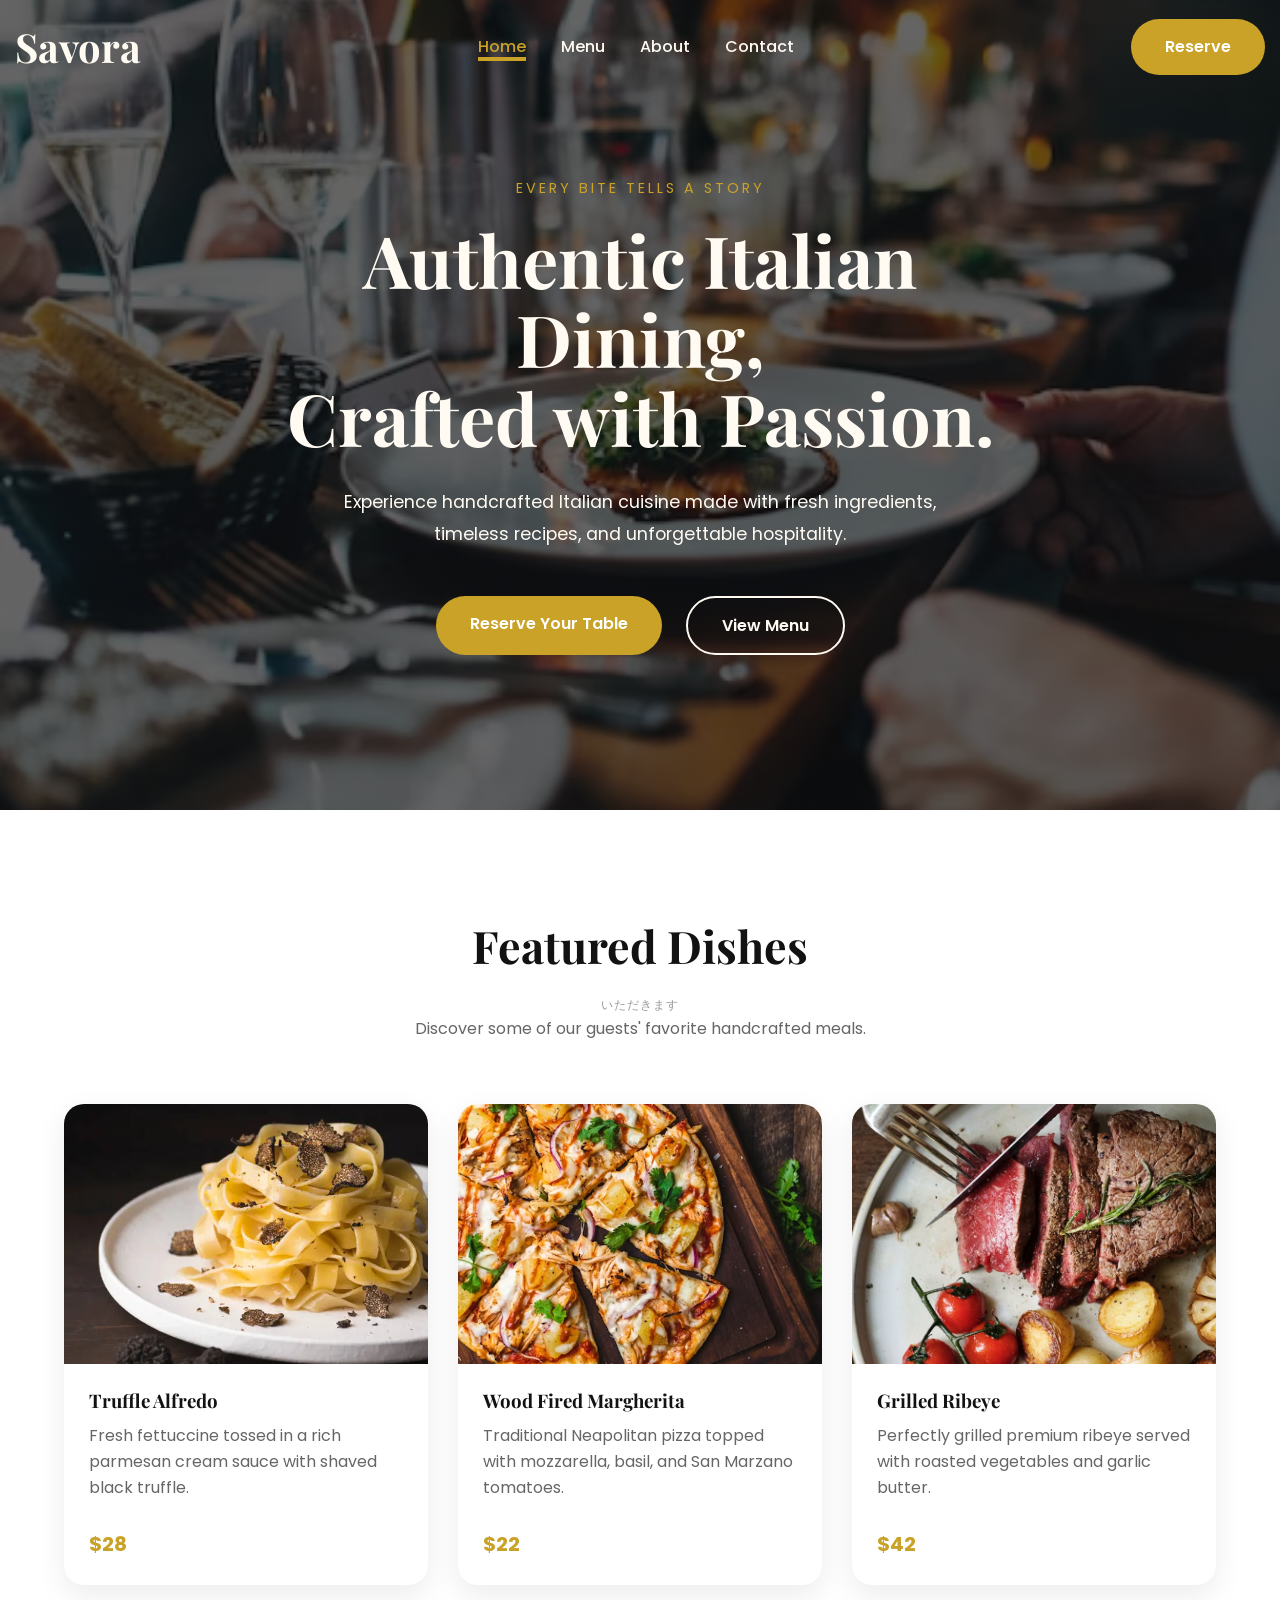
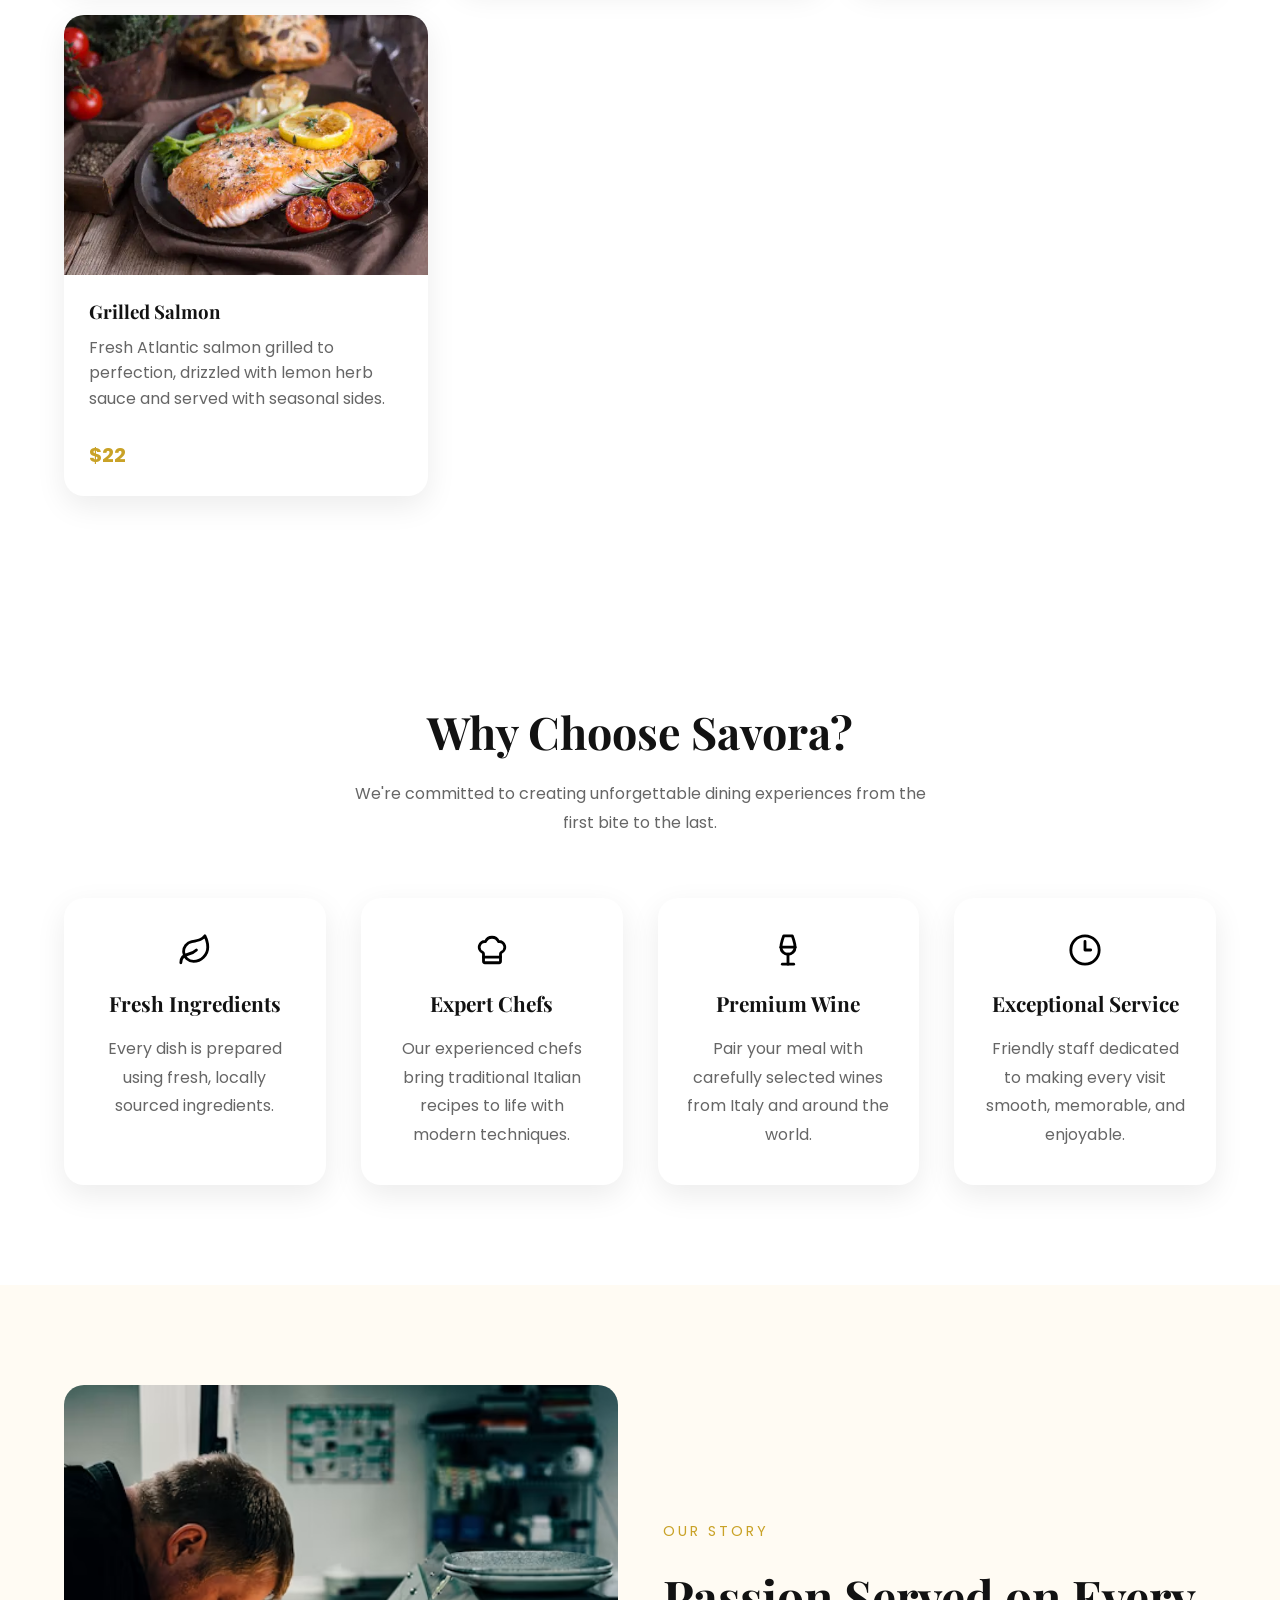
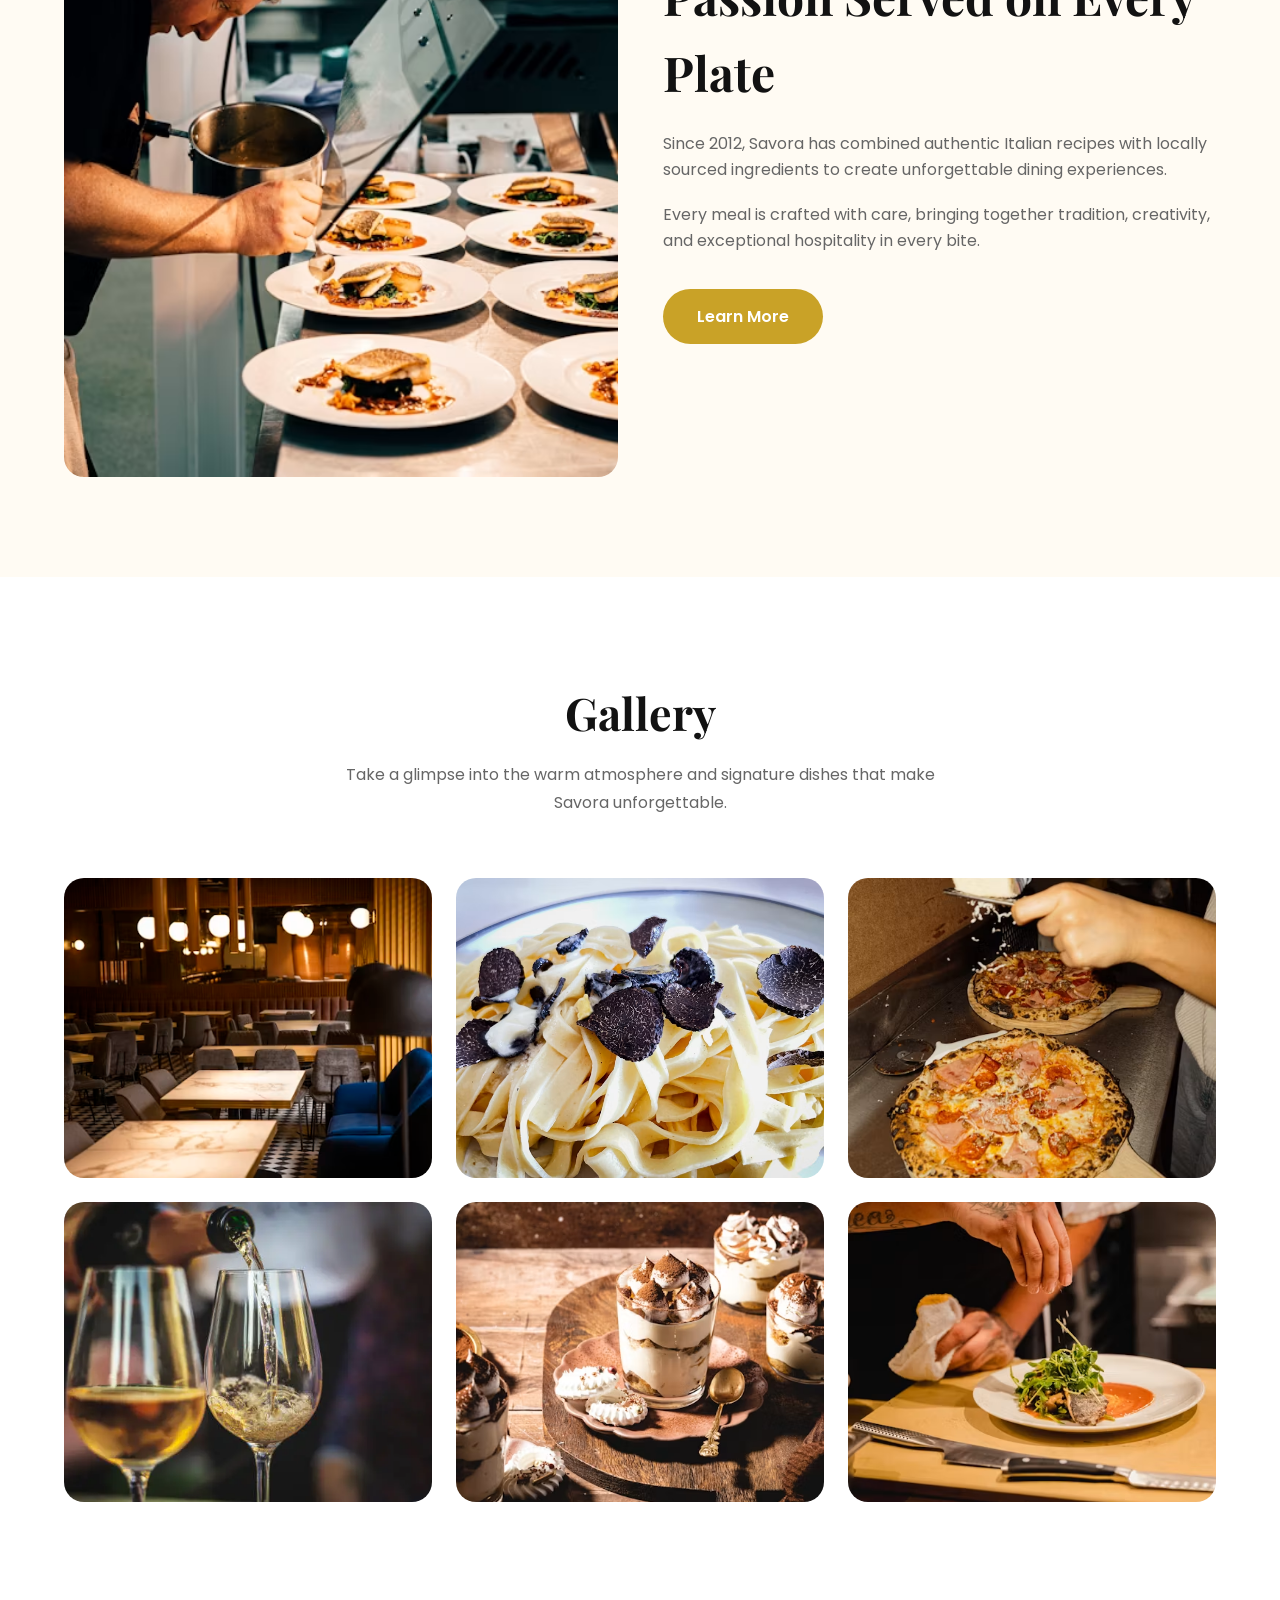
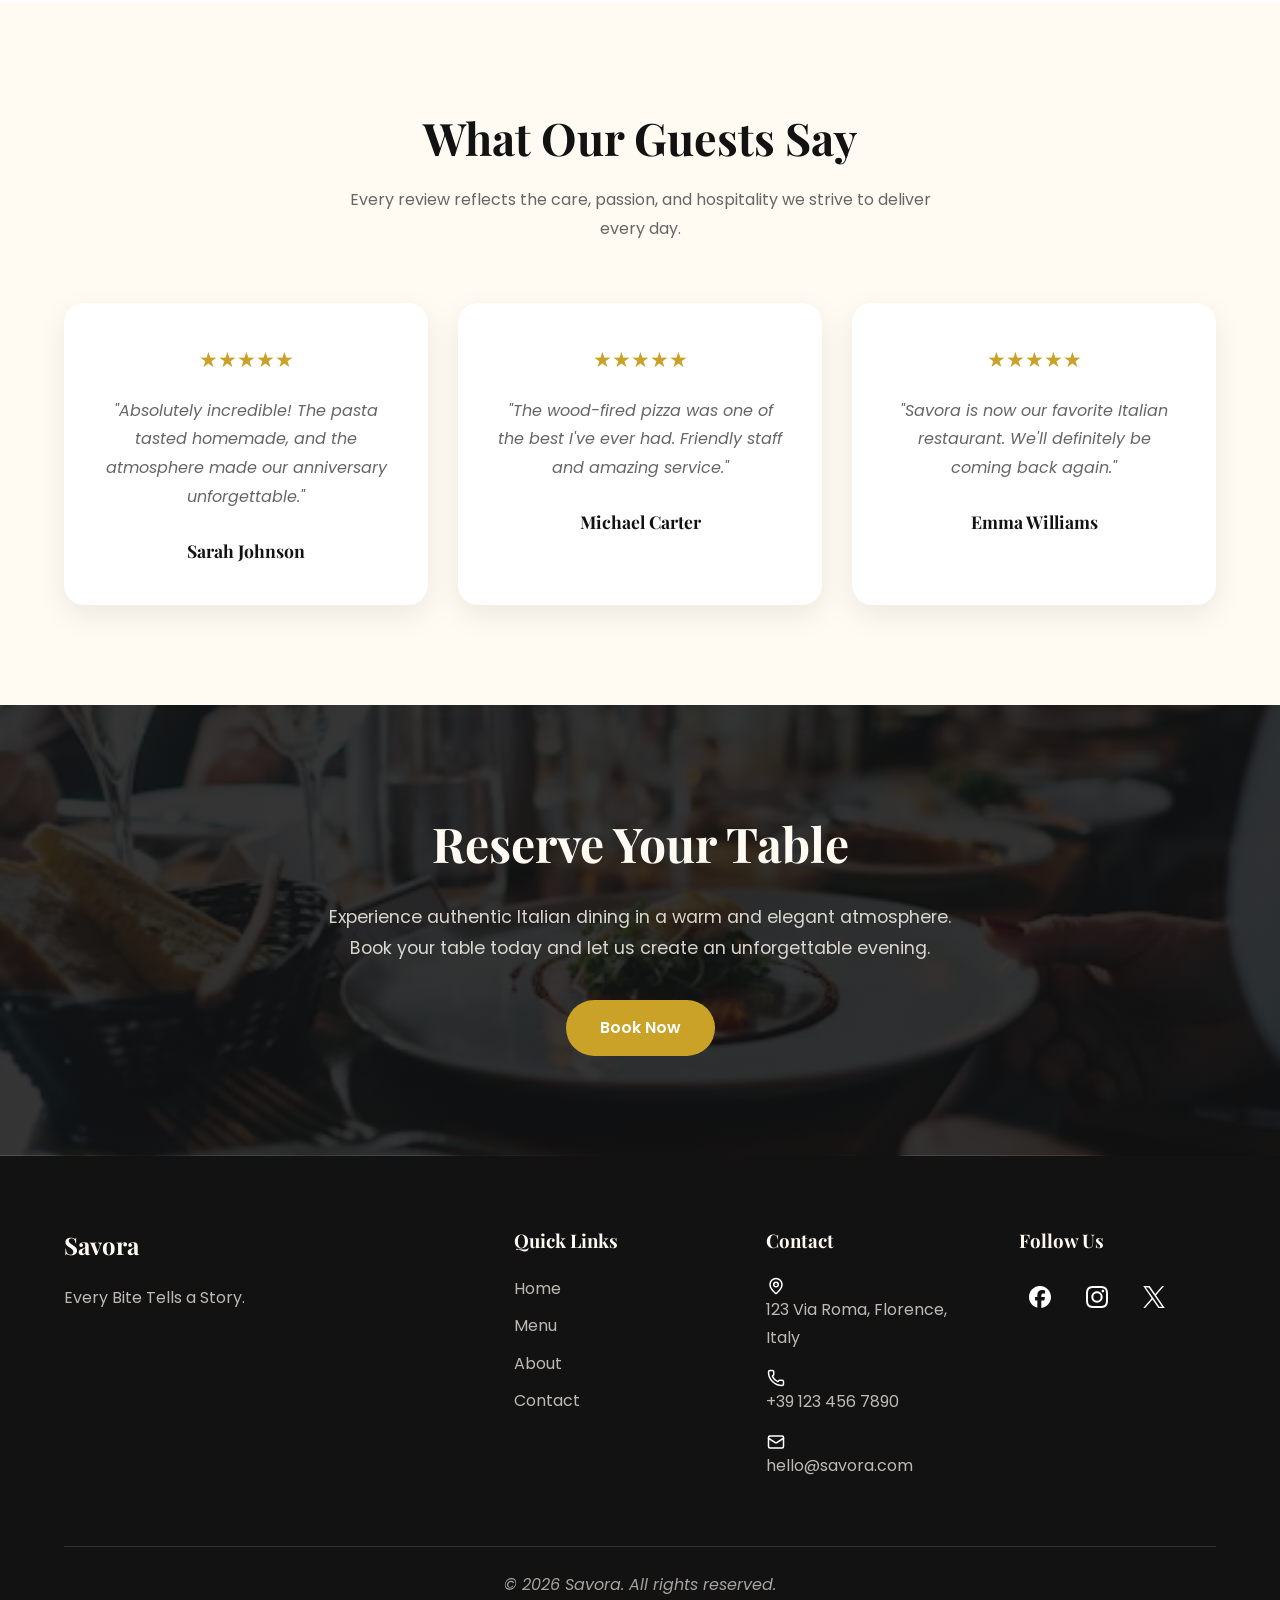
<file: index.html>
<!doctype html>
<html lang="en">
  <head>
    <meta charset="UTF-8" />
    <meta name="viewport" content="width=device-width, initial-scale=1.0" />
    <meta
      property="og:image"
      content="https://yourdomain.com/images/social-preview.png"
    />
    <meta property="og:title" content="Savora | Authentic Italian Dining" />
    <meta
      property="og:description"
      content="Experience handcrafted Italian cuisine at Savora."
    />
    <meta property="og:type" content="website" />
    <meta
      name="description"
      content="Savora is a premium Italian restaurant serving handcrafted pasta, wood-fired pizza, fresh seafood, and authentic Italian cuisine."
    />

    <title>Savora | Premium Italian Restaurant</title>

    <!-- Google Fonts -->
    <link rel="preconnect" href="https://fonts.googleapis.com" />
    <link rel="preconnect" href="https://fonts.gstatic.com" crossorigin />

    <link
      href="https://fonts.googleapis.com/css2?family=Playfair+Display:wght@400;600;700&family=Poppins:wght@300;400;500;600&display=swap"
      rel="stylesheet"
    />

    <!-- CSS -->
    <link rel="stylesheet" href="css/style.css" />
    <link rel="stylesheet" href="css/responsive.css" />

    <link rel="icon" href="favicon.ico" />
  </head>

  <body>
    <header>
      <div class="container">
        <nav>
          <a href="index.html" class="logo">Savora</a>

          <ul class="nav-links">
            <li><a href="index.html" class="active">Home</a></li>
            <li><a href="menu.html">Menu</a></li>
            <li><a href="about.html">About</a></li>
            <li><a href="contact.html">Contact</a></li>
          </ul>

          <a href="contact.html" class="btn">Reserve</a>
          <button class="menu-toggle">
            <img src="images/icons/menu.svg" alt="" />
          </button>
        </nav>
      </div>
    </header>

    <main>
      <!-- Hero Section -->
      <section class="hero home-hero">
        <div class="container">
          <div class="hero-content">
            <span class="home-hero-subtitle"> Every Bite Tells a Story </span>

            <h1>
              Authentic Italian Dining,<br />
              Crafted with Passion.
            </h1>
            <p>
              Experience handcrafted Italian cuisine made with fresh
              ingredients, timeless recipes, and unforgettable hospitality.
            </p>

            <div class="home-hero-buttons">
              <a href="contact.html" class="btn"> Reserve Your Table </a>

              <a href="menu.html" class="btn btn-secondary"> View Menu </a>
            </div>
          </div>
        </div>
      </section>

      <!-- Featured Dishes -->
      <section class="featured reveal">
        <div class="container">
          <div class="section-title">
            <h2>Featured Dishes</h2>
            <p class="japanese-touch">いただきます</p>
            <p>Discover some of our guests' favorite handcrafted meals.</p>
          </div>

          <div class="featured-grid">
            <article class="dish-card">
              <img
                src="images/pasta.jpg"
                alt="Truffle Alfredo Pasta"
                loading="lazy"
              />

              <div class="dish-content">
                <h3>Truffle Alfredo</h3>
                <p>
                  Fresh fettuccine tossed in a rich parmesan cream sauce with
                  shaved black truffle.
                </p>
                <span>$28</span>
              </div>
            </article>

            <article class="dish-card">
              <img
                src="images/pizza.jpg"
                alt="Wood Fired Margherita Pizza"
                loading="lazy"
              />

              <div class="dish-content">
                <h3>Wood Fired Margherita</h3>
                <p>
                  Traditional Neapolitan pizza topped with mozzarella, basil,
                  and San Marzano tomatoes.
                </p>
                <span>$22</span>
              </div>
            </article>

            <article class="dish-card">
              <img
                src="images/steak.jpg"
                alt="Grilled Ribeye Steak"
                loading="lazy"
              />

              <div class="dish-content">
                <h3>Grilled Ribeye</h3>
                <p>
                  Perfectly grilled premium ribeye served with roasted
                  vegetables and garlic butter.
                </p>
                <span>$42</span>
              </div>
            </article>

            <article class="dish-card">
              <img
                src="images/seafood1.jpg"
                alt="Grilled Salmon"
                loading="lazy"
              />

              <div class="dish-content">
                <h3>Grilled Salmon</h3>
                <p>
                  Fresh Atlantic salmon grilled to perfection, drizzled with
                  lemon herb sauce and served with seasonal sides.
                </p>
                <span>$22</span>
              </div>
            </article>
          </div>
        </div>
      </section>

      <!-- Why Choose Us -->
      <section class="why-us reveal">
        <div class="container">
          <div class="section-title">
            <h2>Why Choose Savora?</h2>
            <p>
              We're committed to creating unforgettable dining experiences from
              the first bite to the last.
            </p>
          </div>

          <div class="features-grid">
            <div class="feature-card">
              <div class="feature-icon">
                <img src="images/icons/leaf.svg" alt="" />
              </div>

              <h3>Fresh Ingredients</h3>

              <p>
                Every dish is prepared using fresh, locally sourced ingredients.
              </p>
            </div>

            <div class="feature-card">
              <div class="feature-icon">
                <img src="images/icons/chef-hat.svg" alt="" class="icon" />
              </div>

              <h3>Expert Chefs</h3>

              <p>
                Our experienced chefs bring traditional Italian recipes to life
                with modern techniques.
              </p>
            </div>

            <div class="feature-card">
              <div class="feature-icon">
                <img src="images/icons/wine.svg" alt="" class="icon" />
              </div>

              <h3>Premium Wine</h3>

              <p>
                Pair your meal with carefully selected wines from Italy and
                around the world.
              </p>
            </div>

            <div class="feature-card">
              <div class="feature-icon">
                <img src="images/icons/clock.svg" alt="" class="icon" />
              </div>

              <h3>Exceptional Service</h3>

              <p>
                Friendly staff dedicated to making every visit smooth,
                memorable, and enjoyable.
              </p>
            </div>
          </div>
        </div>
      </section>

      <!-- About Preview -->
      <section class="about-preview reveal">
        <div class="container">
          <div class="about-grid">
            <div class="about-image">
              <img
                src="images/chef.jpg"
                alt="Chef preparing an Italian dish"
                loading="lazy"
              />
            </div>

            <div class="about-content">
              <span class="section-subtitle">Our Story</span>

              <h2>Passion Served on Every Plate</h2>

              <p>
                Since 2012, Savora has combined authentic Italian recipes with
                locally sourced ingredients to create unforgettable dining
                experiences.
              </p>

              <p>
                Every meal is crafted with care, bringing together tradition,
                creativity, and exceptional hospitality in every bite.
              </p>

              <a href="about.html" class="btn"> Learn More </a>
            </div>
          </div>
        </div>
      </section>

      <!-- Gallery -->
      <section class="gallery reveal">
        <div class="container">
          <div class="section-title">
            <h2>Gallery</h2>
            <p>
              Take a glimpse into the warm atmosphere and signature dishes that
              make Savora unforgettable.
            </p>
          </div>

          <div class="gallery-grid">
            <div class="gallery-item">
              <img
                src="images/gallery/gallery1.jpg"
                alt="Restaurant interior"
                loading="lazy"
              />
            </div>

            <div class="gallery-item">
              <img
                src="images/gallery/gallery2.jpg"
                alt="Italian pasta"
                loading="lazy"
              />
            </div>

            <div class="gallery-item">
              <img
                src="images/gallery/gallery3.jpg"
                alt="Wood-fired pizza"
                loading="lazy"
              />
            </div>

            <div class="gallery-item">
              <img
                src="images/gallery/gallery4.jpg"
                alt="Wine served at Savora"
                loading="lazy"
              />
            </div>

            <div class="gallery-item">
              <img
                src="images/gallery/gallery5.jpg"
                alt="Italian dessert"
                loading="lazy"
              />
            </div>

            <div class="gallery-item">
              <img
                src="images/gallery/gallery6.jpg"
                alt="Chef preparing food"
                loading="lazy"
              />
            </div>
          </div>
        </div>
      </section>

      <!-- Testimonials -->
      <section class="testimonials reveal">
        <div class="container">
          <div class="section-title">
            <h2>What Our Guests Say</h2>
            <p>
              Every review reflects the care, passion, and hospitality we strive
              to deliver every day.
            </p>
          </div>

          <div class="testimonial-grid">
            <article class="testimonial-card">
              <div class="stars">★★★★★</div>

              <p class="review">
                "Absolutely incredible! The pasta tasted homemade, and the
                atmosphere made our anniversary unforgettable."
              </p>

              <h3>Sarah Johnson</h3>
            </article>

            <article class="testimonial-card">
              <div class="stars">★★★★★</div>

              <p class="review">
                "The wood-fired pizza was one of the best I've ever had.
                Friendly staff and amazing service."
              </p>

              <h3>Michael Carter</h3>
            </article>

            <article class="testimonial-card">
              <div class="stars">★★★★★</div>

              <p class="review">
                "Savora is now our favorite Italian restaurant. We'll definitely
                be coming back again."
              </p>

              <h3>Emma Williams</h3>
            </article>
          </div>
        </div>
      </section>

      <!-- Reservation CTA -->
      <section class="reservation-cta reveal">
        <div class="container">
          <h2>Reserve Your Table</h2>

          <p>
            Experience authentic Italian dining in a warm and elegant
            atmosphere. Book your table today and let us create an unforgettable
            evening.
          </p>

          <a href="contact.html" class="btn"> Book Now </a>
        </div>
      </section>
    </main>

    <!-- ================= FOOTER ================= -->

    <footer>
      <div class="container">
        <div class="footer-grid">
          <div class="footer-brand">
            <h2>Savora</h2>

            <p>Every Bite Tells a Story.</p>
          </div>

          <div class="footer-links">
            <h3>Quick Links</h3>

            <ul>
              <li><a href="index.html">Home</a></li>
              <li><a href="menu.html">Menu</a></li>
              <li><a href="about.html">About</a></li>
              <li><a href="contact.html">Contact</a></li>
            </ul>
          </div>

          <div class="footer-contact">
            <h3>Contact</h3>

            <div class="footer-item">
              <div class="footer-icon">
                <img src="images/icons/map-pin-white.svg" alt="" />
              </div>

              <p>123 Via Roma, Florence, Italy</p>
            </div>

            <div class="footer-item">
              <div class="footer-icon">
                <img src="images/icons/phone-white.svg" alt="" />
              </div>

              <p>+39 123 456 7890</p>
            </div>

            <div class="footer-item">
              <div class="footer-icon">
                <img src="images/icons/mail-white.svg" alt="" />
              </div>

              <p>hello@savora.com</p>
            </div>
          </div>

          <div class="footer-social">
            <h3>Follow Us</h3>

            <div class="social-links">
              <a
                href="https://www.facebook.com/"
                target="_blank"
                rel="noopener noreferrer"
              >
                <img
                  src="images/icons/facebook.svg"
                  alt="Facebook"
                  class="icon"
                />
              </a>

              <a
                href="https://www.instagram.com/"
                target="_blank"
                rel="noopener noreferrer"
              >
                <img
                  src="images/icons/instagram.svg"
                  alt="Instagram"
                  class="icon"
                />
              </a>

              <a
                href="https://wwwx.x.com/"
                target="_blank"
                rel="noopener noreferrer"
              >
                <img
                  src="images/icons/twitter.svg"
                  alt="Twitter"
                  class="icon"
                />
              </a>
            </div>
          </div>
        </div>

        <div class="footer-bottom">
          <em><p>&copy; 2026 Savora. All rights reserved.</p></em>
        </div>
      </div>
    </footer>

    <button class="scroll-top" id="scrollTopBtn" aria-label="Scroll to top">
      ↑
    </button>
    <script src="js/script.js"></script>
  </body>
</html>
</file>
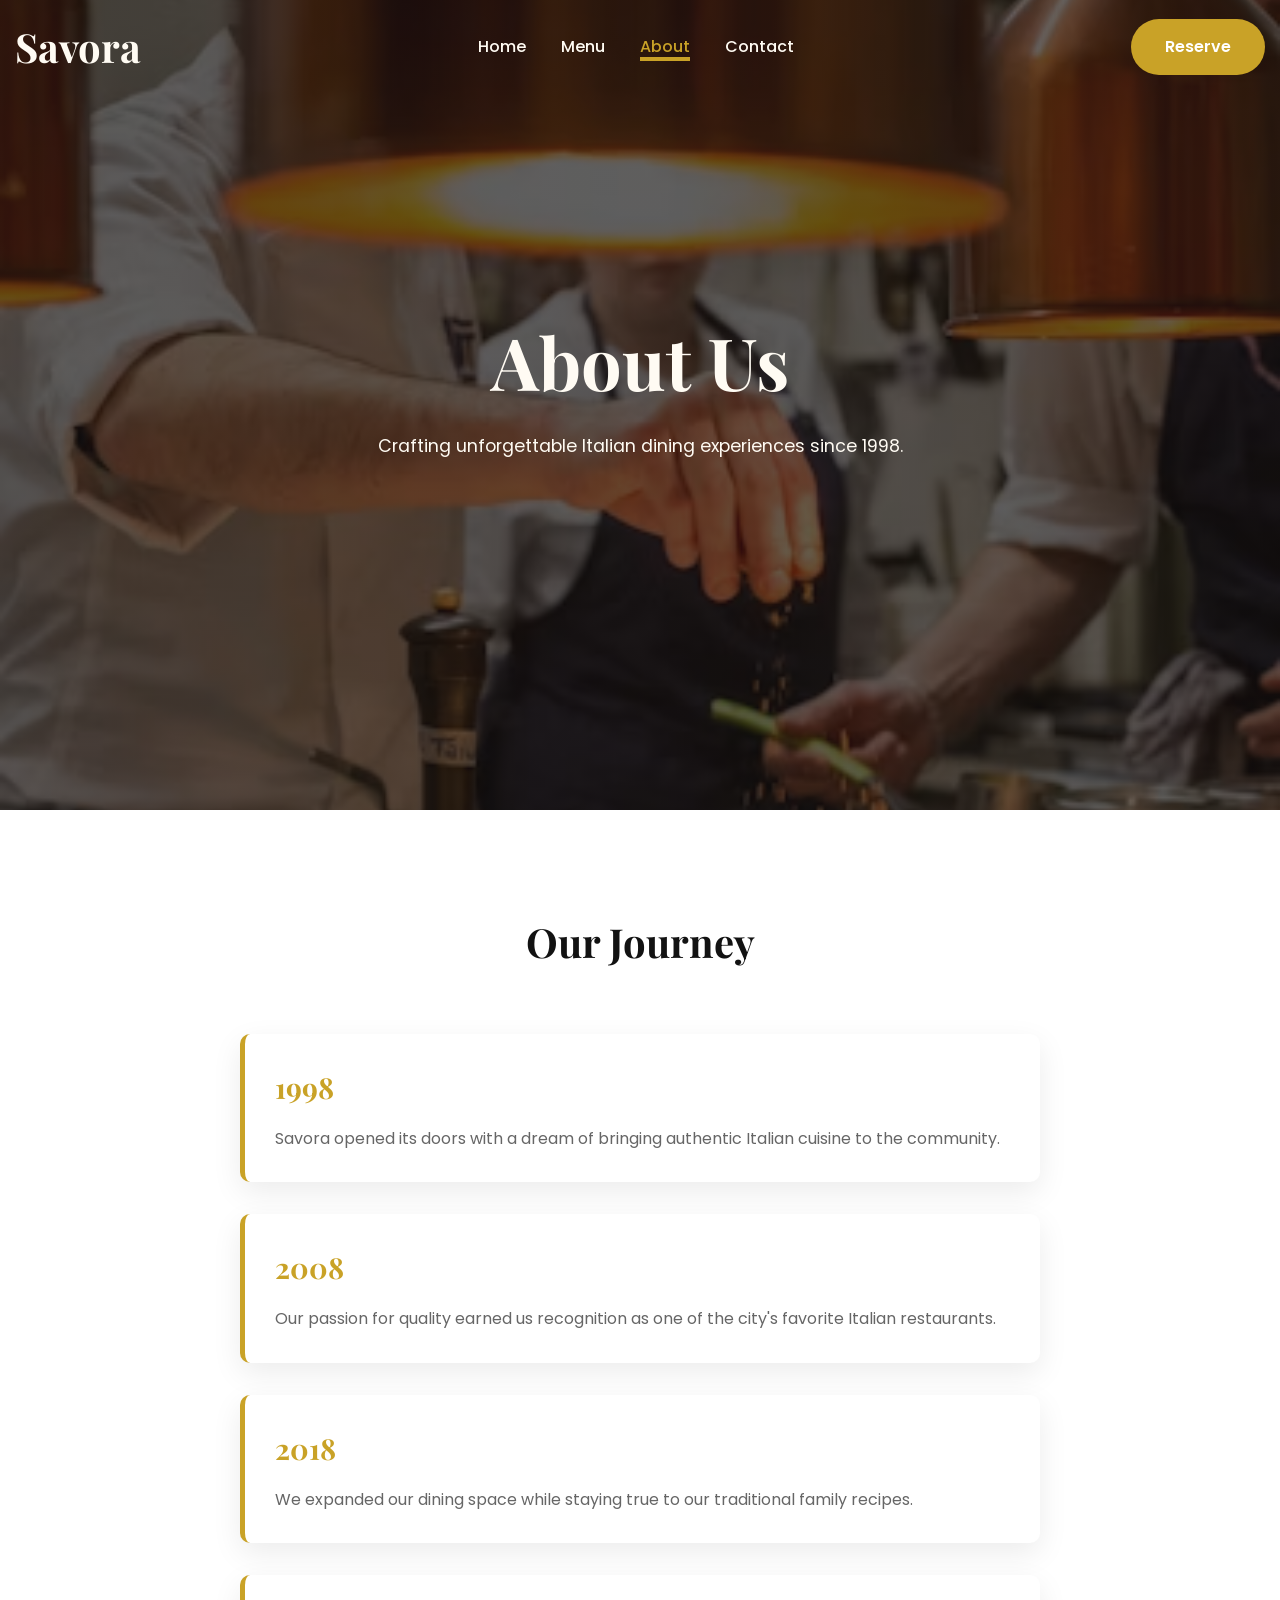
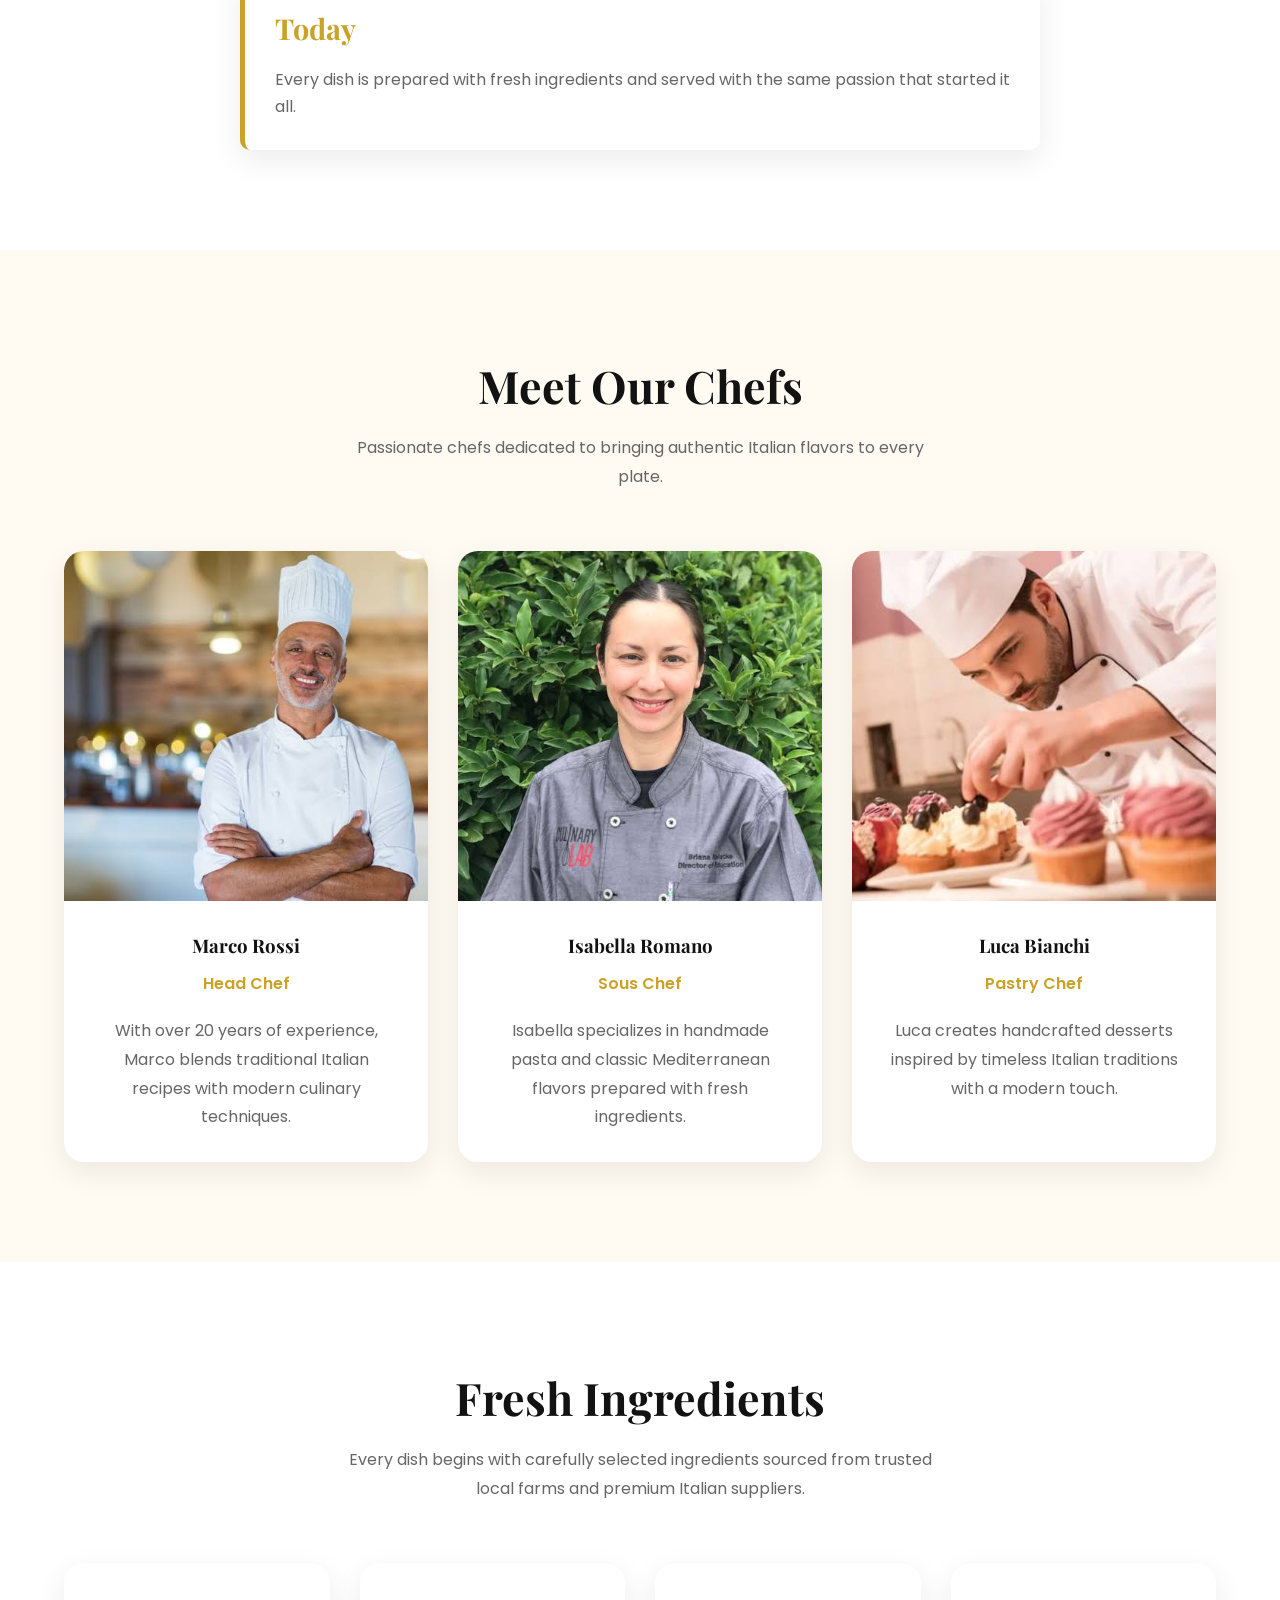
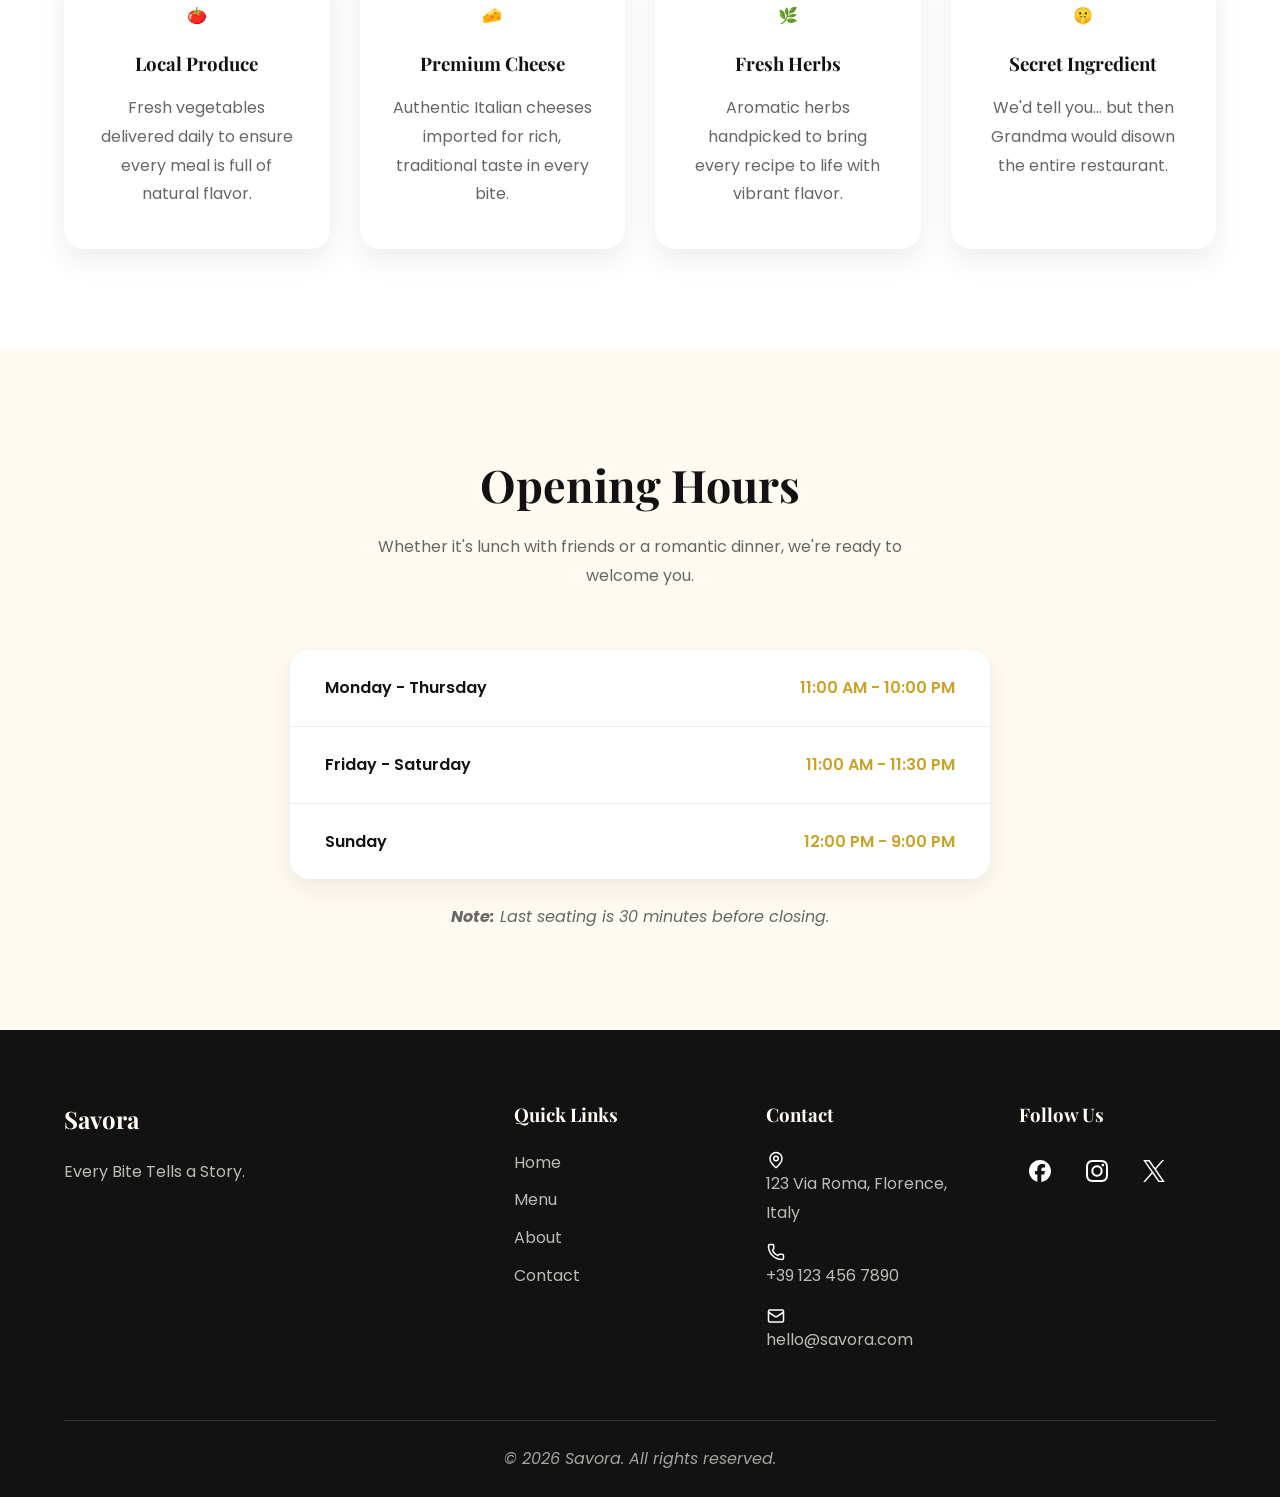
<file: about.html>
<!doctype html>
<html lang="en">
  <head>
    <meta charset="UTF-8" />
    <meta name="viewport" content="width=device-width, initial-scale=1.0" />
    <meta
      property="og:image"
      content="https://yourdomain.com/images/social-preview.png"
    />
    <meta property="og:title" content="Savora | Authentic Italian Dining" />
    <meta
      property="og:description"
      content="Experience handcrafted Italian cuisine at Savora."
    />
    <meta property="og:type" content="website" />
    <meta
      name="description"
      content="Discover Savora's story, passion for Italian cuisine, and the chefs behind every dish."
    />

    <title>About | Savora</title>

    <!-- Google Fonts -->
    <link rel="preconnect" href="https://fonts.googleapis.com" />
    <link rel="preconnect" href="https://fonts.gstatic.com" crossorigin />

    <link
      href="https://fonts.googleapis.com/css2?family=Playfair+Display:wght@400;600;700&family=Poppins:wght@300;400;500;600&display=swap"
      rel="stylesheet"
    />

    <link rel="stylesheet" href="css/style.css" />
    <link rel="stylesheet" href="css/about.css" />
    <link rel="stylesheet" href="css/responsive.css" />

    <link rel="icon" href="favicon.ico" />
  </head>
  <body>
    <!-- Navbar -->

    <header>
      <div class="container">
        <nav>
          <a href="index.html" class="logo">Savora</a>

          <ul class="nav-links">
            <li><a href="index.html">Home</a></li>
            <li><a href="menu.html">Menu</a></li>
            <li><a href="about.html" class="active">About</a></li>
            <li><a href="contact.html">Contact</a></li>
          </ul>

          <a href="contact.html" class="btn">Reserve</a>
          <button class="menu-toggle">
            <img src="images/icons/menu.svg" alt="" />
          </button>
        </nav>
      </div>
    </header>

    <section class="hero about-hero">
      <div class="hero-content">
        <h1>About Us</h1>

        <p>Crafting unforgettable Italian dining experiences since 1998.</p>
      </div>
    </section>

    <main>
      <!-- Story -->
      <section class="timeline-section">
        <div class="container">
          <h2 class="section-title">Our Journey</h2>

          <div class="timeline">
            <div class="timeline-item">
              <h3>1998</h3>
              <p>
                Savora opened its doors with a dream of bringing authentic
                Italian cuisine to the community.
              </p>
            </div>

            <div class="timeline-item">
              <h3>2008</h3>
              <p>
                Our passion for quality earned us recognition as one of the
                city's favorite Italian restaurants.
              </p>
            </div>

            <div class="timeline-item">
              <h3>2018</h3>
              <p>
                We expanded our dining space while staying true to our
                traditional family recipes.
              </p>
            </div>

            <div class="timeline-item">
              <h3>Today</h3>
              <p>
                Every dish is prepared with fresh ingredients and served with
                the same passion that started it all.
              </p>
            </div>
          </div>
        </div>
      </section>

      <!-- Meet Our Chefs -->

      <section class="chef-section">
        <div class="container">
          <div class="section-title">
            <h2>Meet Our Chefs</h2>
            <p>
              Passionate chefs dedicated to bringing authentic Italian flavors
              to every plate.
            </p>
          </div>

          <div class="chef-grid">
            <!-- Chef Card -->
            <article class="chef-card">
              <img
                src="images/Marco_Rossi.jpg"
                alt="Head Chef Marco Rossi"
                loading="lazy"
              />

              <div class="chef-info">
                <h3>Marco Rossi</h3>

                <span>Head Chef</span>

                <p>
                  With over 20 years of experience, Marco blends traditional
                  Italian recipes with modern culinary techniques.
                </p>
              </div>
            </article>

            <!-- Chef Card -->
            <article class="chef-card">
              <img
                src="images/Isabella_Romano.jpg"
                alt="Sous Chef Isabella Romano"
                loading="lazy"
              />

              <div class="chef-info">
                <h3>Isabella Romano</h3>

                <span>Sous Chef</span>

                <p>
                  Isabella specializes in handmade pasta and classic
                  Mediterranean flavors prepared with fresh ingredients.
                </p>
              </div>
            </article>

            <!-- Chef Card -->
            <article class="chef-card">
              <img
                src="images/Luca_Bianchi.jpg"
                alt="Pastry Chef Luca Bianchi"
                loading="lazy"
              />

              <div class="chef-info">
                <h3>Luca Bianchi</h3>

                <span>Pastry Chef</span>

                <p>
                  Luca creates handcrafted desserts inspired by timeless Italian
                  traditions with a modern touch.
                </p>
              </div>
            </article>
          </div>
        </div>
      </section>

      <!-- ==========================
     Fresh Ingredients
========================== -->

      <section class="ingredients-section">
        <div class="container">
          <div class="section-title">
            <h2>Fresh Ingredients</h2>

            <p>
              Every dish begins with carefully selected ingredients sourced from
              trusted local farms and premium Italian suppliers.
            </p>
          </div>

          <div class="ingredients-grid">
            <!-- Ingredient Card -->
            <article class="ingredient-card">
              <div class="ingredient-icon">🍅</div>

              <h3>Local Produce</h3>

              <p>
                Fresh vegetables delivered daily to ensure every meal is full of
                natural flavor.
              </p>
            </article>

            <!-- Ingredient Card -->
            <article class="ingredient-card">
              <div class="ingredient-icon">🧀</div>

              <h3>Premium Cheese</h3>

              <p>
                Authentic Italian cheeses imported for rich, traditional taste
                in every bite.
              </p>
            </article>

            <!-- Ingredient Card -->
            <article class="ingredient-card">
              <div class="ingredient-icon">🌿</div>

              <h3>Fresh Herbs</h3>

              <p>
                Aromatic herbs handpicked to bring every recipe to life with
                vibrant flavor.
              </p>
            </article>

            <!-- Secret Ingredient Card -->

            <article class="ingredient-card">
              <div class="ingredient-icon">🤫</div>

              <h3>Secret Ingredient</h3>

              <p>
                We'd tell you... but then Grandma would disown the entire
                restaurant.
              </p>
            </article>
          </div>
        </div>
      </section>

      <!-- ==========================
     Opening Hours
========================== -->

      <section class="hours-section">
        <div class="container">
          <div class="section-title">
            <h2>Opening Hours</h2>

            <p>
              Whether it's lunch with friends or a romantic dinner, we're ready
              to welcome you.
            </p>
          </div>

          <div class="hours-card">
            <div class="hour-row">
              <span>Monday - Thursday</span>
              <span>11:00 AM - 10:00 PM</span>
            </div>

            <div class="hour-row">
              <span>Friday - Saturday</span>
              <span>11:00 AM - 11:30 PM</span>
            </div>

            <div class="hour-row">
              <span>Sunday</span>
              <span>12:00 PM - 9:00 PM</span>
            </div>
          </div>
          <p class="hours-note">
            <strong>Note:</strong> Last seating is 30 minutes before closing.
          </p>
        </div>
      </section>
    </main>

    <!-- ================= FOOTER ================= -->

    <footer>
      <div class="container">
        <div class="footer-grid">
          <div class="footer-brand">
            <h2>Savora</h2>

            <p>Every Bite Tells a Story.</p>
          </div>

          <div class="footer-links">
            <h3>Quick Links</h3>

            <ul>
              <li><a href="index.html">Home</a></li>
              <li><a href="menu.html">Menu</a></li>
              <li><a href="about.html">About</a></li>
              <li><a href="contact.html">Contact</a></li>
            </ul>
          </div>

          <div class="footer-contact">
            <h3>Contact</h3>

            <div class="footer-item">
              <div class="footer-icon">
                <img src="images/icons/map-pin-white.svg" alt="" />
              </div>

              <p>123 Via Roma, Florence, Italy</p>
            </div>

            <div class="footer-item">
              <div class="footer-icon">
                <img src="images/icons/phone-white.svg" alt="" />
              </div>

              <p>+39 123 456 7890</p>
            </div>

            <div class="footer-item">
              <div class="footer-icon">
                <img src="images/icons/mail-white.svg" alt="" />
              </div>

              <p>hello@savora.com</p>
            </div>
          </div>

          <div class="footer-social">
            <h3>Follow Us</h3>

            <div class="social-links">
              <a
                href="https://www.facebook.com/"
                target="_blank"
                rel="noopener noreferrer"
              >
                <img
                  src="images/icons/facebook.svg"
                  alt="Facebook"
                  class="icon"
                />
              </a>

              <a
                href="https://www.instagram.com/"
                target="_blank"
                rel="noopener noreferrer"
              >
                <img
                  src="images/icons/instagram.svg"
                  alt="Instagram"
                  class="icon"
                />
              </a>

              <a
                href="https://x.com/"
                target="_blank"
                rel="noopener noreferrer"
              >
                <img
                  src="images/icons/twitter.svg"
                  alt="Twitter"
                  class="icon"
                />
              </a>
            </div>
          </div>
        </div>

        <div class="footer-bottom">
          <em><p>&copy; 2026 Savora. All rights reserved.</p></em>
        </div>
      </div>
    </footer>

    <button class="scroll-top" id="scrollTopBtn" aria-label="Scroll to top">
      ↑
    </button>
    <script src="js/script.js"></script>
  </body>
</html>
</file>
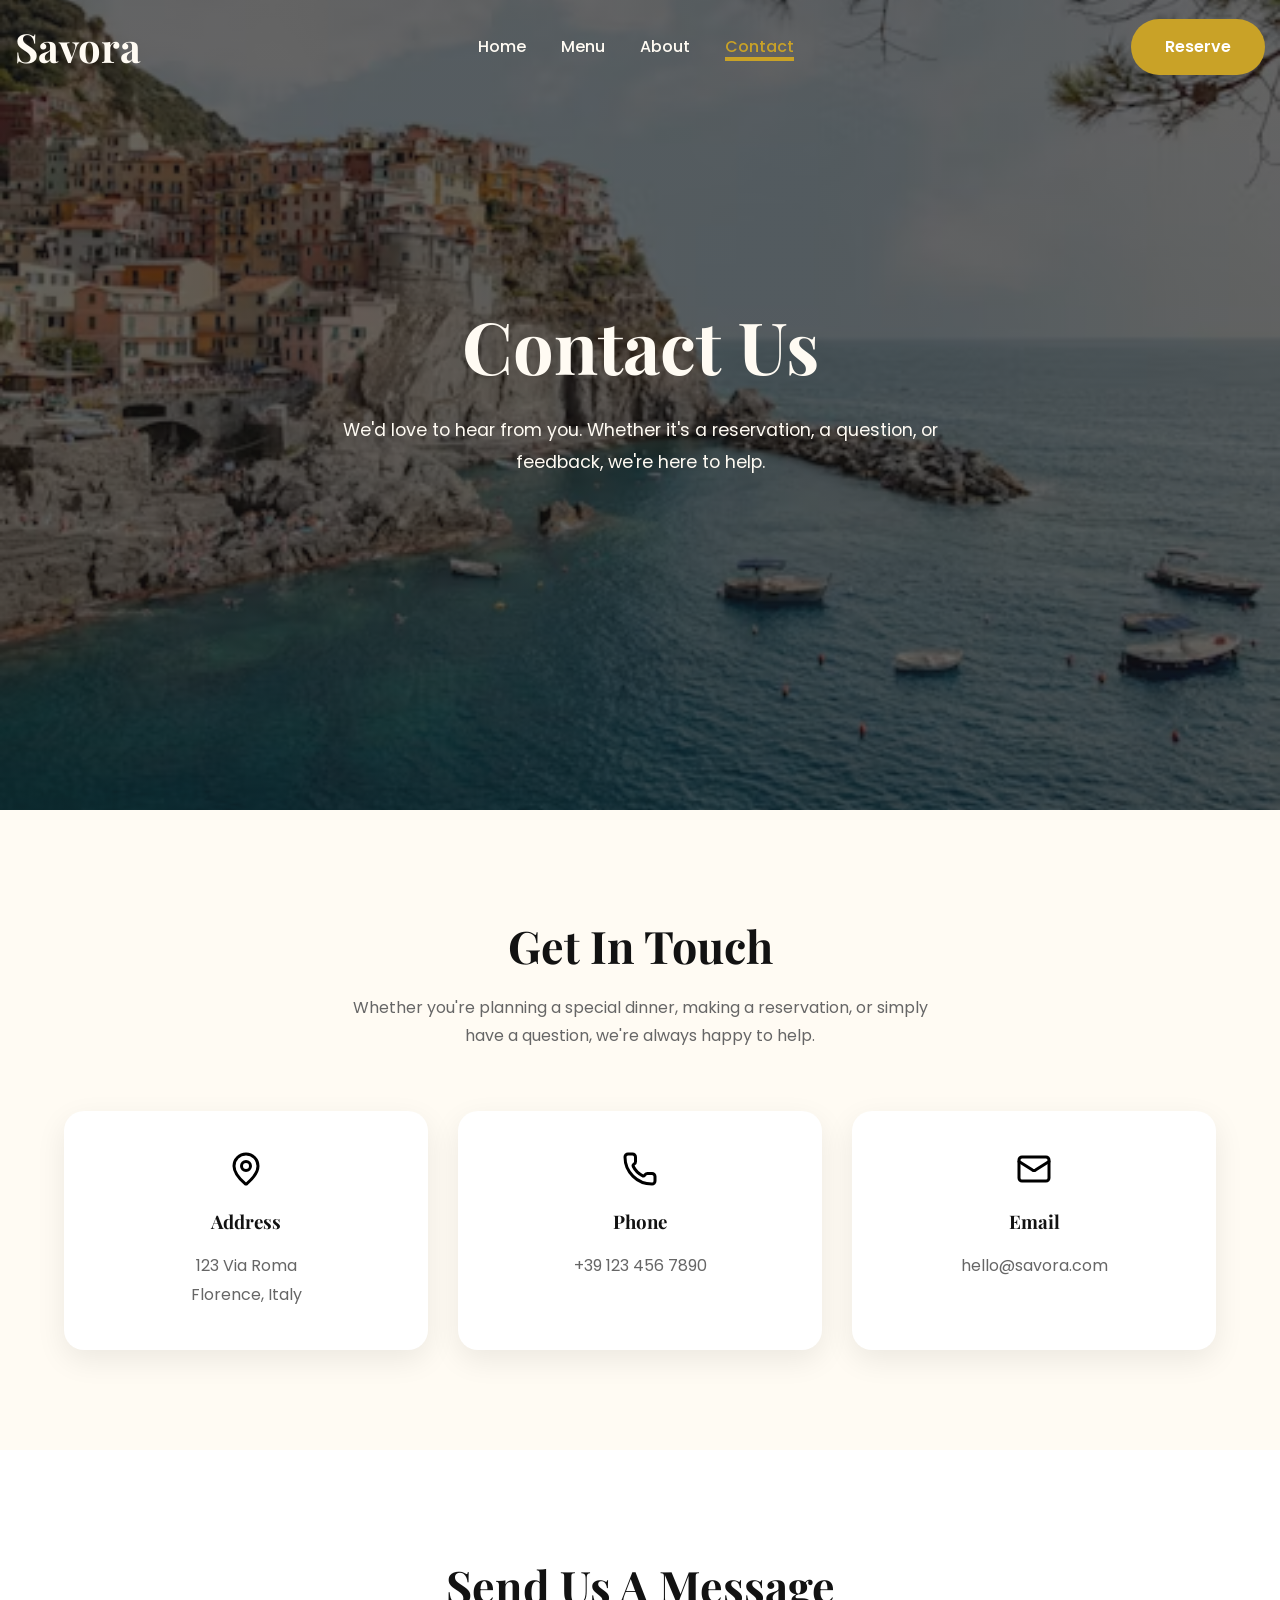
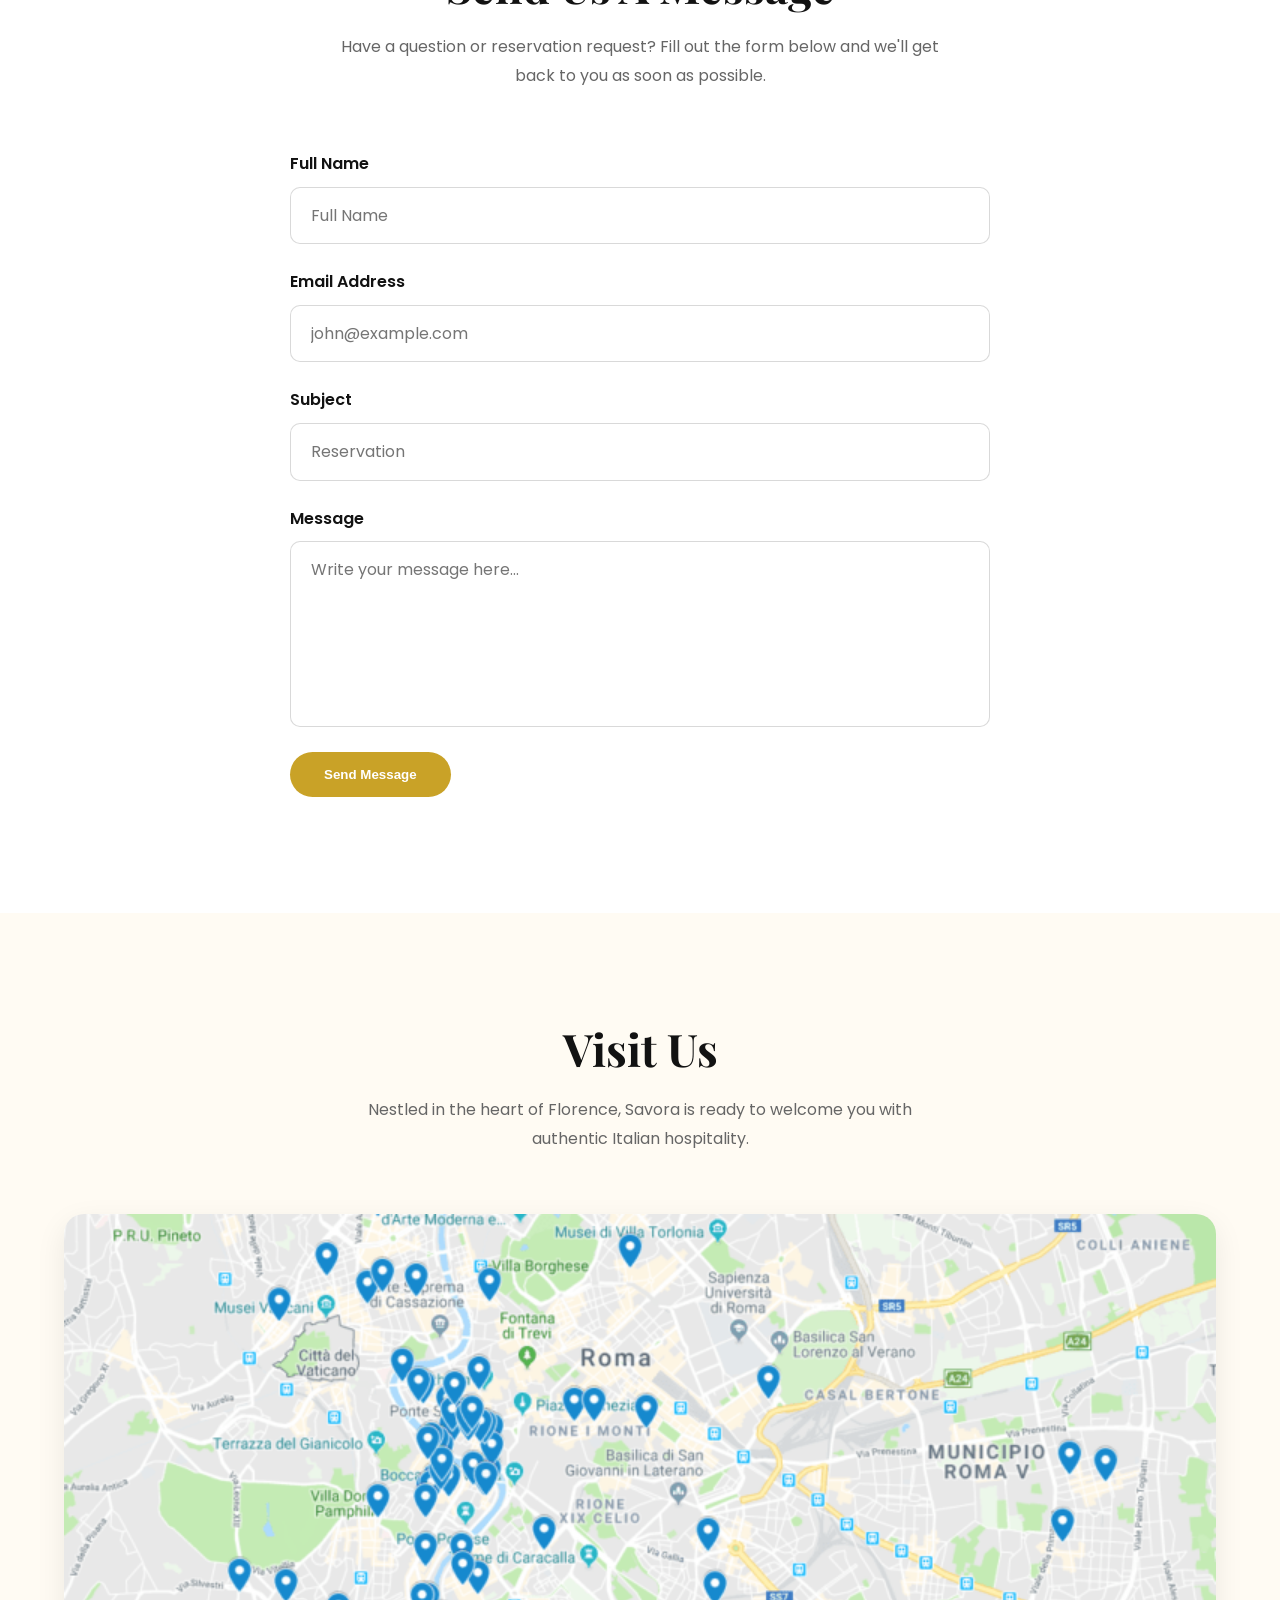
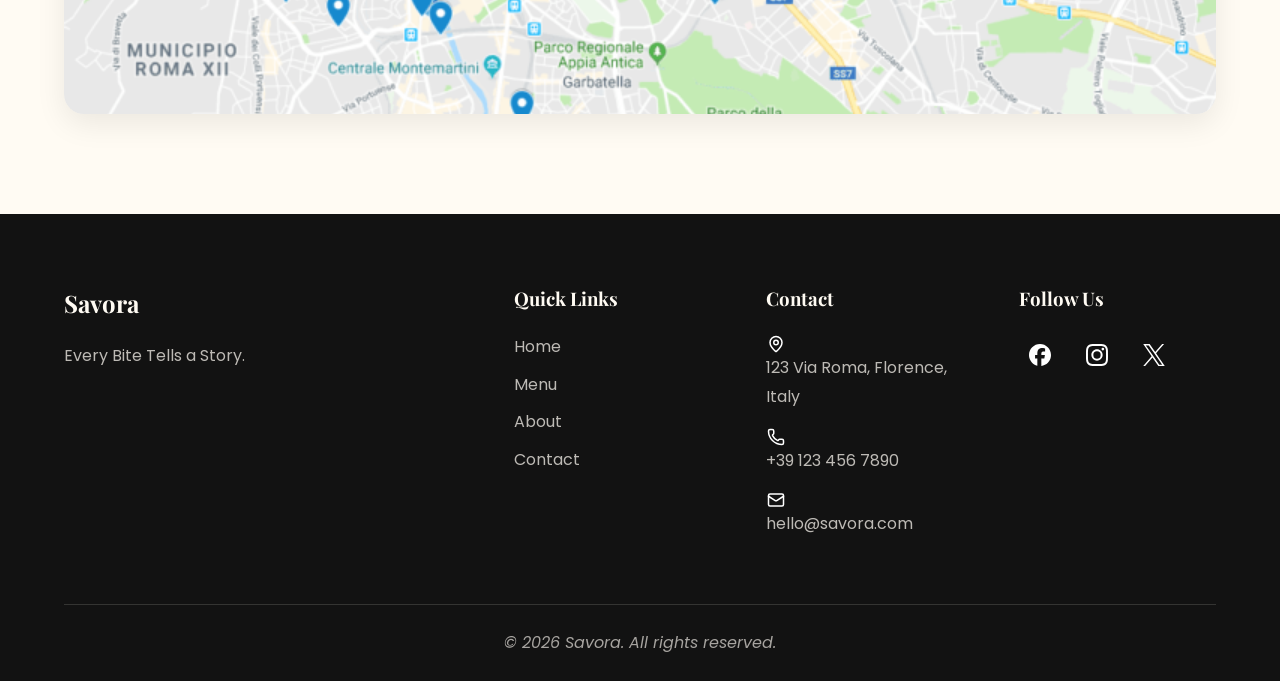
<file: contact.html>
<!doctype html>
<html lang="en">
  <head>
    <meta charset="UTF-8" />
    <meta name="viewport" content="width=device-width, initial-scale=1.0" />
    <meta
      property="og:image"
      content="https://yourdomain.com/images/social-preview.png"
    />
    <meta property="og:title" content="Savora | Authentic Italian Dining" />
    <meta
      property="og:description"
      content="Experience handcrafted Italian cuisine at Savora."
    />
    <meta property="og:type" content="website" />
    <meta
      name="description"
      content="Contact Savora Restaurant, make a reservation, find our location, or get in touch with our team."
    />

    <title>Contact | Savora</title>

    <!-- Google Fonts -->
    <link rel="preconnect" href="https://fonts.googleapis.com" />
    <link rel="preconnect" href="https://fonts.gstatic.com" crossorigin />

    <link
      href="https://fonts.googleapis.com/css2?family=Playfair+Display:wght@700&family=Poppins:wght@300;400;500;600&display=swap"
      rel="stylesheet"
    />

    <!-- CSS -->
    <link rel="stylesheet" href="css/style.css" />
    <link rel="stylesheet" href="css/contact.css" />
    <link rel="stylesheet" href="css/responsive.css" />

    <link rel="icon" href="favicon.ico" />
  </head>

  <body>
    <!-- ==========================
         Navbar
    ========================== -->

    <header>
      <div class="container">
        <nav>
          <a href="index.html" class="logo">Savora</a>

          <ul class="nav-links">
            <li><a href="index.html">Home</a></li>
            <li><a href="menu.html">Menu</a></li>
            <li><a href="about.html">About</a></li>
            <li><a href="contact.html" class="active">Contact</a></li>
          </ul>

          <a href="#contactForm" class="btn">Reserve</a>

          <button class="menu-toggle">
            <img src="images/icons/menu.svg" alt="Open navigation menu" />
          </button>
        </nav>
      </div>
    </header>

    <!-- ==========================
         Hero
    ========================== -->

    <section class="hero contact-hero">
      <div class="hero-content">
        <h1>Contact Us</h1>

        <p>
          We'd love to hear from you. Whether it's a reservation, a question, or
          feedback, we're here to help.
        </p>
      </div>
    </section>

    <main>
      <!-- ==========================
     Contact Information
========================== -->

      <section class="contact-info">
        <div class="container">
          <div class="section-title">
            <h2>Get In Touch</h2>

            <p>
              Whether you're planning a special dinner, making a reservation, or
              simply have a question, we're always happy to help.
            </p>
          </div>

          <div class="contact-grid">
            <!-- Address -->

            <article class="contact-card">
              <div class="contact-icon">
                <img src="images/icons/map-pin.svg" alt="" class="icon" />
              </div>

              <h3>Address</h3>

              <p>
                123 Via Roma<br />
                Florence, Italy
              </p>
            </article>

            <!-- Phone -->

            <article class="contact-card">
              <div class="contact-icon">
                <img src="images/icons/phone.svg" alt="" class="icon" />
              </div>

              <h3>Phone</h3>

              <p>+39 123 456 7890</p>
            </article>

            <!-- Email -->

            <article class="contact-card">
              <div class="contact-icon">
                <img src="images/icons/mail.svg" alt="" class="icon" />
              </div>

              <h3>Email</h3>

              <p>hello@savora.com</p>
            </article>
          </div>
        </div>
      </section>

      <!-- ==========================
     Contact Form
========================== -->

      <section class="contact-form-section">
        <div class="container">
          <div class="section-title">
            <h2>Send Us A Message</h2>

            <p>
              Have a question or reservation request? Fill out the form below
              and we'll get back to you as soon as possible.
            </p>
          </div>

          <form
            class="contact-form"
            id="contactForm"
            action="https://formspree.io/f/xbgrgbzb"
            method="POST"
          >
            <div class="form-group">
              <label for="name">Full Name</label>

              <input
                type="text"
                id="name"
                name="name"
                placeholder="Full Name"
                autocomplete="name"
                required
              />
            </div>

            <div class="form-group">
              <label for="email">Email Address</label>

              <input
                type="email"
                id="email"
                name="email"
                placeholder="john@example.com"
                autocomplete="email"
                required
              />
            </div>

            <div class="form-group">
              <label for="subject">Subject</label>

              <input
                type="text"
                id="subject"
                name="subject"
                placeholder="Reservation"
              />
            </div>

            <div class="form-group">
              <label for="message">Message</label>

              <textarea
                id="message"
                name="message"
                rows="6"
                placeholder="Write your message here..."
                required
              ></textarea>
            </div>

            <button type="submit" class="btn">Send Message</button>

            <p class="form-message" id="formMessage"></p>
          </form>
        </div>
      </section>

      <!-- ==========================
     Location
========================== -->

      <section class="location-section">
        <div class="container">
          <div class="section-title">
            <h2>Visit Us</h2>

            <p>
              Nestled in the heart of Florence, Savora is ready to welcome you
              with authentic Italian hospitality.
            </p>
          </div>

          <div class="location-card">
            <img
              src="images/location.jpg"
              alt="Map showing the location of Savora Restaurant"
              loading="lazy"
            />
          </div>
        </div>
      </section>
    </main>

    <!-- ================= FOOTER ================= -->

    <footer>
      <div class="container">
        <div class="footer-grid">
          <div class="footer-brand">
            <h2>Savora</h2>

            <p>Every Bite Tells a Story.</p>
          </div>

          <div class="footer-links">
            <h3>Quick Links</h3>

            <ul>
              <li><a href="index.html">Home</a></li>
              <li><a href="menu.html">Menu</a></li>
              <li><a href="about.html">About</a></li>
              <li><a href="contact.html">Contact</a></li>
            </ul>
          </div>

          <div class="footer-contact">
            <h3>Contact</h3>

            <div class="footer-item">
              <div class="footer-icon">
                <img src="images/icons/map-pin-white.svg" alt="" />
              </div>

              <p>123 Via Roma, Florence, Italy</p>
            </div>

            <div class="footer-item">
              <div class="footer-icon">
                <img src="images/icons/phone-white.svg" alt="" />
              </div>

              <p>+39 123 456 7890</p>
            </div>

            <div class="footer-item">
              <div class="footer-icon">
                <img src="images/icons/mail-white.svg" alt="" />
              </div>

              <p>hello@savora.com</p>
            </div>
          </div>

          <div class="footer-social">
            <h3>Follow Us</h3>

            <div class="social-links">
              <a
                href="https://www.facebook.com/"
                target="_blank"
                rel="noopener noreferrer"
              >
                <img
                  src="images/icons/facebook.svg"
                  alt="Facebook"
                  class="icon"
                />
              </a>

              <a
                href="https://www.instagram.com/"
                target="_blank"
                rel="noopener noreferrer"
              >
                <img
                  src="images/icons/instagram.svg"
                  alt="Instagram"
                  class="icon"
                />
              </a>

              <a
                href="https://x.com/"
                target="_blank"
                rel="noopener noreferrer"
              >
                <img
                  src="images/icons/twitter.svg"
                  alt="Twitter"
                  class="icon"
                />
              </a>
            </div>
          </div>
        </div>

        <div class="footer-bottom">
          <em><p>&copy; 2026 Savora. All rights reserved.</p></em>
        </div>
      </div>
    </footer>

    <button class="scroll-top" id="scrollTopBtn" aria-label="Scroll to top">
      ↑
    </button>
    <script src="js/script.js"></script>
  </body>
</html>
</file>
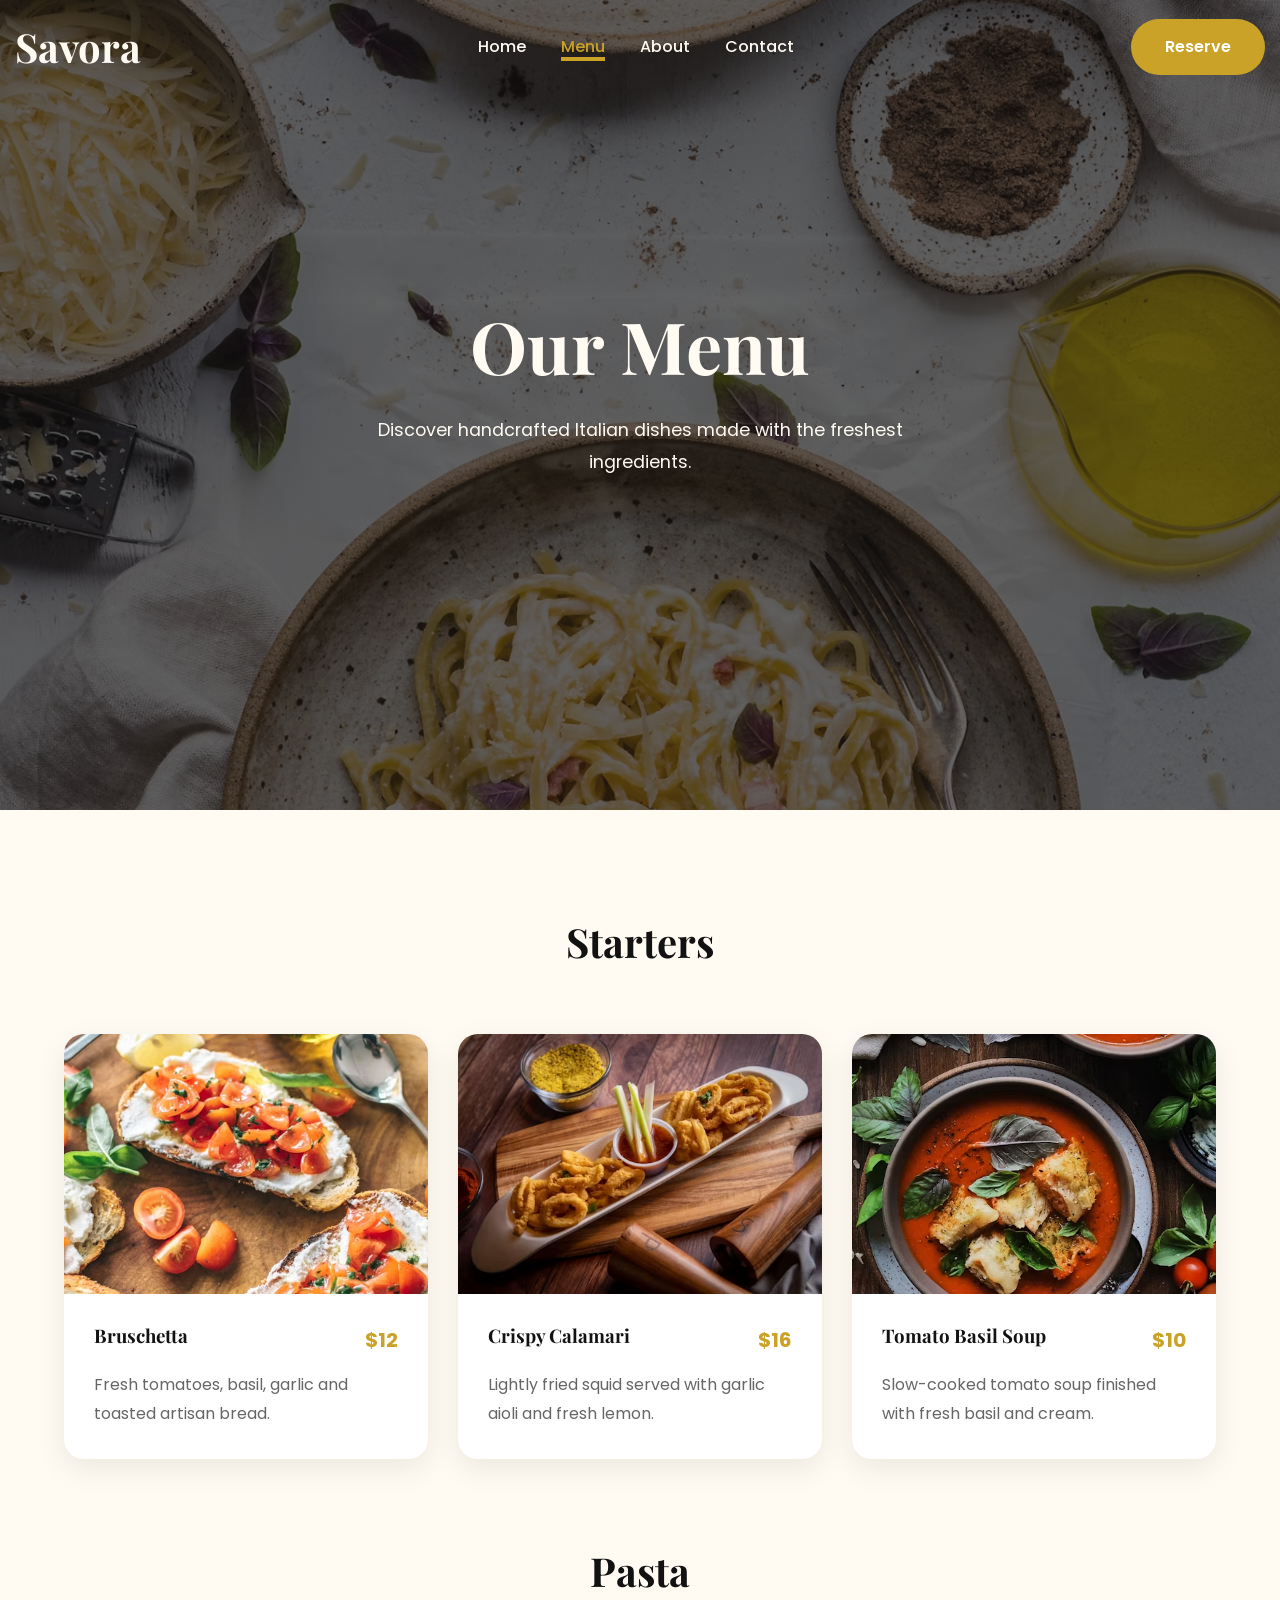
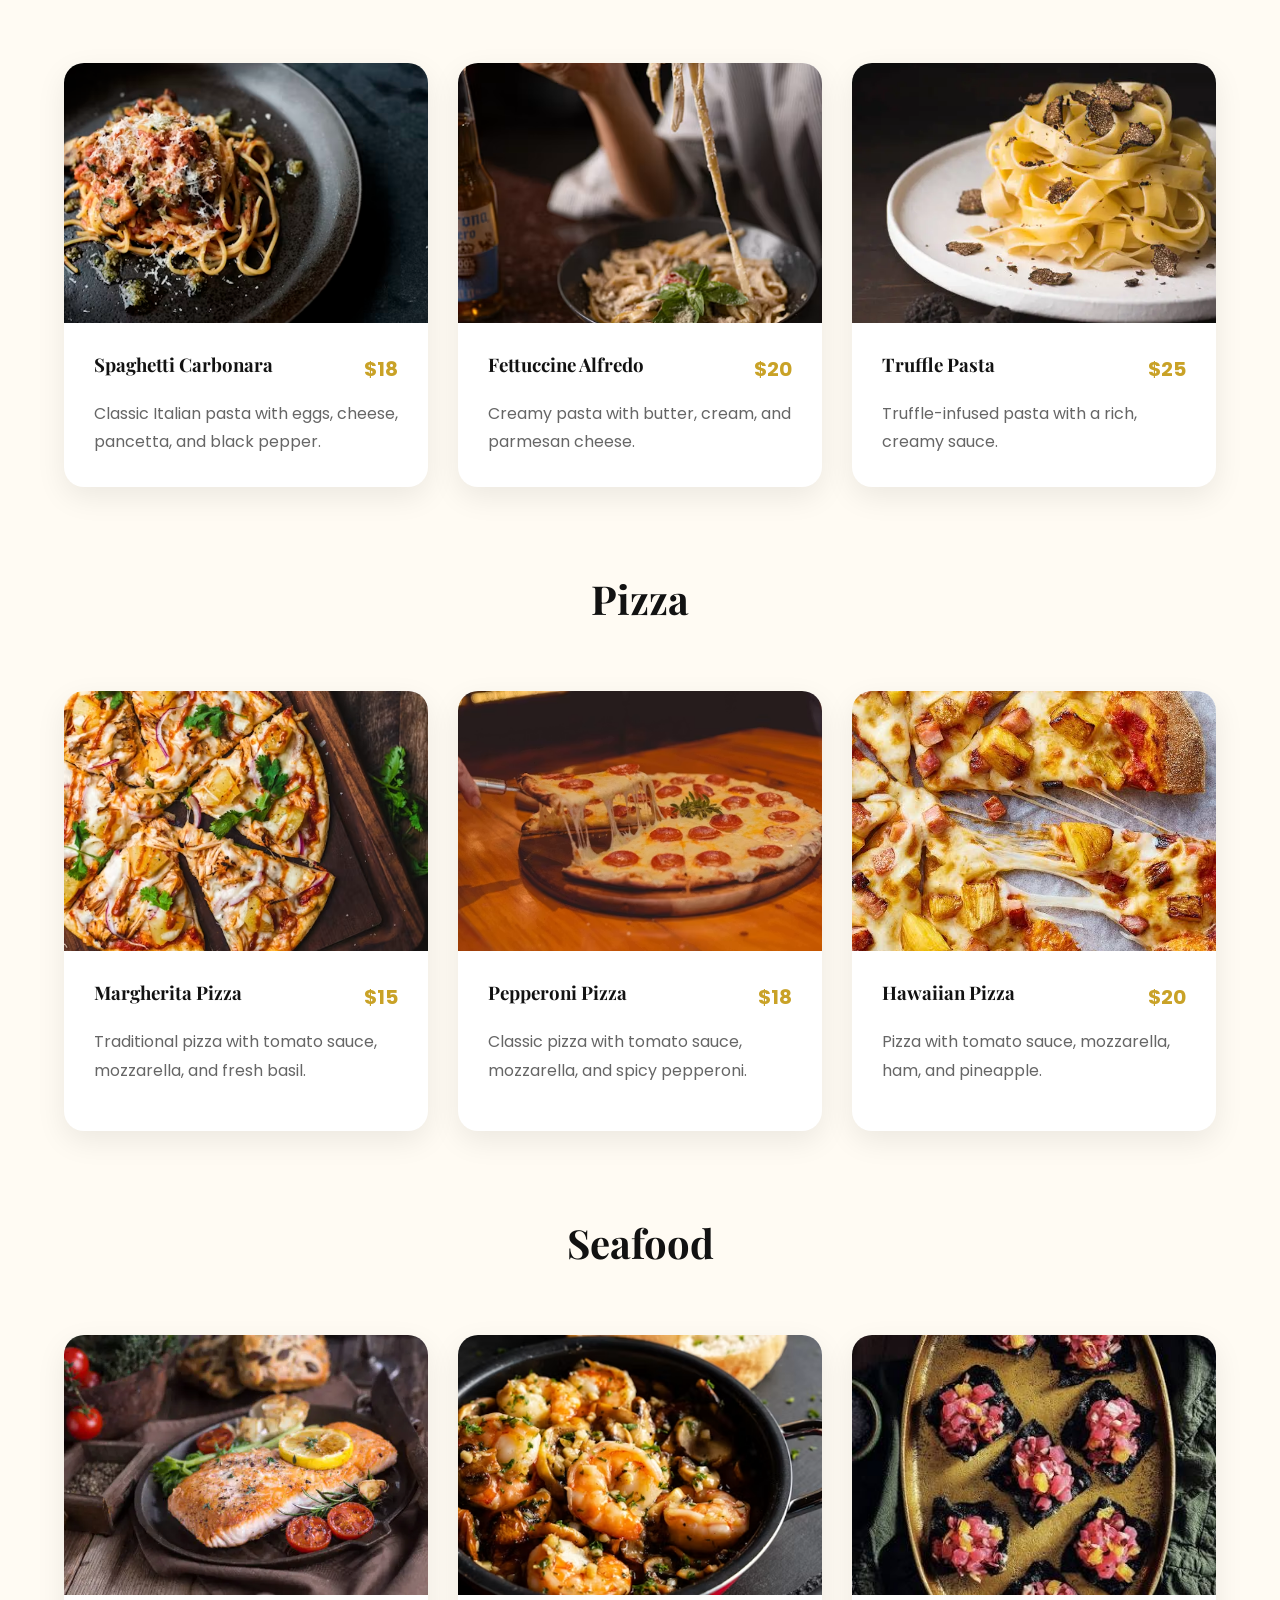
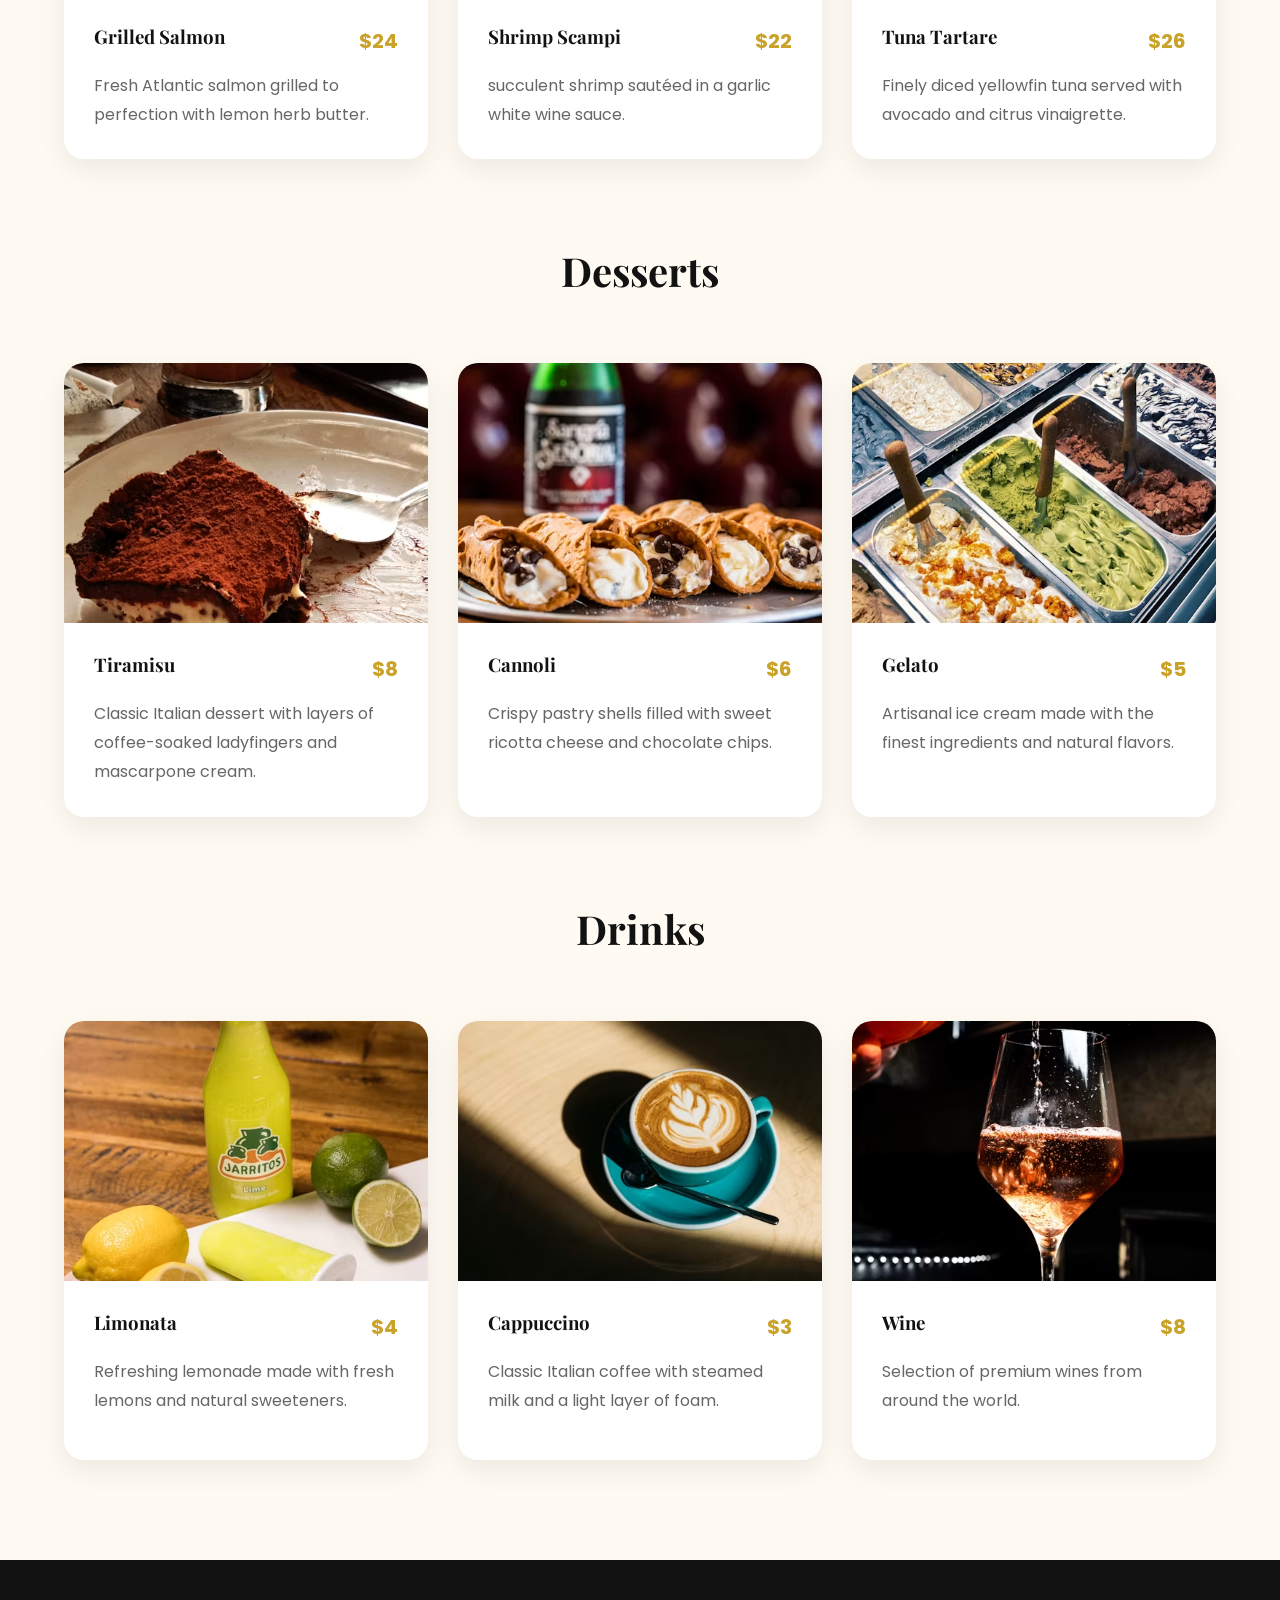
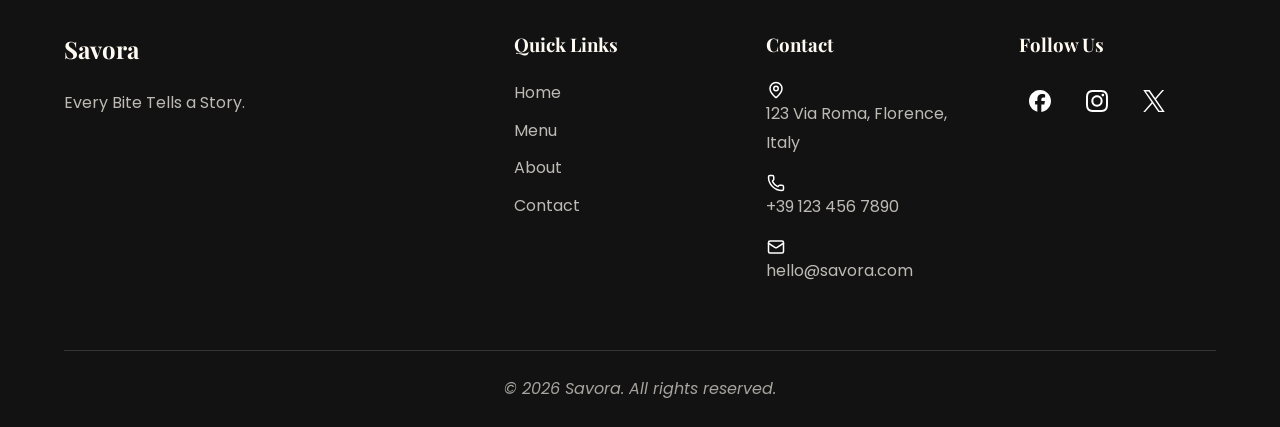
<file: menu.html>
<!doctype html>
<html lang="en">
  <head>
    <meta charset="UTF-8" />
    <meta name="viewport" content="width=device-width, initial-scale=1.0" />
    <meta
      property="og:image"
      content="https://yourdomain.com/images/social-preview.png"
    />
    <meta property="og:title" content="Savora | Authentic Italian Dining" />
    <meta
      property="og:description"
      content="Experience handcrafted Italian cuisine at Savora."
    />
    <meta property="og:type" content="website" />
    <meta
      name="description"
      content="Explore Savora's Italian menu featuring handcrafted pasta, wood-fired pizza, fresh seafood, desserts, and drinks."
    />

    <title>Menu | Savora</title>

    <!-- Google Fonts -->
    <link rel="preconnect" href="https://fonts.googleapis.com" />
    <link rel="preconnect" href="https://fonts.gstatic.com" crossorigin />

    <link
      href="https://fonts.googleapis.com/css2?family=Playfair+Display:wght@400;600;700&family=Poppins:wght@300;400;500;600&display=swap"
      rel="stylesheet"
    />

    <link rel="stylesheet" href="css/style.css" />
    <link rel="stylesheet" href="css/menu.css" />
    <link rel="stylesheet" href="css/responsive.css" />

    <link rel="icon" href="favicon.ico" />
  </head>
  <body>
    <!-- ================= MENU HERO ================= -->

    <header>
      <div class="container">
        <nav>
          <a href="index.html" class="logo">Savora</a>

          <ul class="nav-links">
            <li><a href="index.html">Home</a></li>
            <li><a href="menu.html" class="active">Menu</a></li>
            <li><a href="about.html">About</a></li>
            <li><a href="contact.html">Contact</a></li>
          </ul>

          <a href="contact.html" class="btn">Reserve</a>
          <button class="menu-toggle">
            <img src="images/icons/menu.svg" alt="" />
          </button>
        </nav>
      </div>
    </header>

    <section class="hero menu-hero">
      <div class="hero-content">
        <h1>Our Menu</h1>

        <p>
          Discover handcrafted Italian dishes made with the freshest
          ingredients.
        </p>
      </div>
    </section>

    <!-- ================= MENU ================= -->

    <main>
      <section class="menu-section">
        <div class="container">
          <!-- Starters -->
          <section class="menu-category reveal">
            <h2 class="menu-title">Starters</h2>

            <div class="menu-grid">
              <article class="menu-card">
                <img
                  src="images/bruschetta.jpg"
                  alt="Bruschetta"
                  loading="lazy"
                />

                <div class="menu-info">
                  <div class="menu-header">
                    <h3>Bruschetta</h3>

                    <span class="price">$12</span>
                  </div>

                  <p>
                    Fresh tomatoes, basil, garlic and toasted artisan bread.
                  </p>
                </div>
              </article>

              <article class="menu-card">
                <img src="images/calamari.jpg" alt="Calamari" loading="lazy" />

                <div class="menu-info">
                  <div class="menu-header">
                    <h3>Crispy Calamari</h3>

                    <span class="price">$16</span>
                  </div>

                  <p>
                    Lightly fried squid served with garlic aioli and fresh
                    lemon.
                  </p>
                </div>
              </article>

              <article class="menu-card">
                <img src="images/soup.jpg" alt="Soup" loading="lazy" />

                <div class="menu-info">
                  <div class="menu-header">
                    <h3>Tomato Basil Soup</h3>

                    <span class="price">$10</span>
                  </div>

                  <p>
                    Slow-cooked tomato soup finished with fresh basil and cream.
                  </p>
                </div>
              </article>
            </div>
          </section>

          <!-- Pasta -->
          <section class="menu-category reveal">
            <h2 class="menu-title">Pasta</h2>

            <div class="menu-grid">
              <article class="menu-card">
                <img
                  src="images/carbonara.jpg"
                  alt="Spaghetti Carbonara"
                  loading="lazy"
                />
                <div class="menu-info">
                  <div class="menu-header">
                    <h3>Spaghetti Carbonara</h3>
                    <span class="price">$18</span>
                  </div>
                  <p>
                    Classic Italian pasta with eggs, cheese, pancetta, and black
                    pepper.
                  </p>
                </div>
              </article>

              <article class="menu-card">
                <img
                  src="images/alfredo.jpg"
                  alt="Fettuccine Alfredo"
                  loading="lazy"
                />
                <div class="menu-info">
                  <div class="menu-header">
                    <h3>Fettuccine Alfredo</h3>
                    <span class="price">$20</span>
                  </div>
                  <p>Creamy pasta with butter, cream, and parmesan cheese.</p>
                </div>
              </article>

              <article class="menu-card">
                <img
                  src="images/truffle.jpg"
                  alt="Truffle Pasta"
                  loading="lazy"
                />
                <div class="menu-info">
                  <div class="menu-header">
                    <h3>Truffle Pasta</h3>
                    <span class="price">$25</span>
                  </div>
                  <p>Truffle-infused pasta with a rich, creamy sauce.</p>
                </div>
              </article>
            </div>
          </section>

          <!-- Pizza -->
          <section class="menu-category reveal">
            <h2 class="menu-title">Pizza</h2>

            <div class="menu-grid">
              <article class="menu-card">
                <img
                  src="images/margherita.jpg"
                  alt="Margherita Pizza"
                  loading="lazy"
                />
                <div class="menu-info">
                  <div class="menu-header">
                    <h3>Margherita Pizza</h3>
                    <span class="price">$15</span>
                  </div>
                  <p>
                    Traditional pizza with tomato sauce, mozzarella, and fresh
                    basil.
                  </p>
                </div>
              </article>

              <article class="menu-card">
                <img
                  src="images/pepperoni.jpg"
                  alt="Pepperoni Pizza"
                  loading="lazy"
                />
                <div class="menu-info">
                  <div class="menu-header">
                    <h3>Pepperoni Pizza</h3>
                    <span class="price">$18</span>
                  </div>
                  <p>
                    Classic pizza with tomato sauce, mozzarella, and spicy
                    pepperoni.
                  </p>
                </div>
              </article>

              <article class="menu-card">
                <img
                  src="images/hawaiian.jpg"
                  alt="Hawaiian Pizza"
                  loading="lazy"
                />
                <div class="menu-info">
                  <div class="menu-header">
                    <h3>Hawaiian Pizza</h3>
                    <span class="price">$20</span>
                  </div>
                  <p>
                    Pizza with tomato sauce, mozzarella, ham, and pineapple.
                  </p>
                </div>
                <div class="menu-header"></div>
              </article>
            </div>
          </section>

          <!-- Seafood -->
          <section class="menu-category reveal">
            <h2 class="menu-title">Seafood</h2>

            <div class="menu-grid">
              <article class="menu-card">
                <img
                  src="images/seafood1.jpg"
                  alt="Grilled Salmon"
                  loading="lazy"
                />
                <div class="menu-info">
                  <div class="menu-header">
                    <h3>Grilled Salmon</h3>
                    <span class="price">$24</span>
                  </div>
                  <p>
                    Fresh Atlantic salmon grilled to perfection with lemon herb
                    butter.
                  </p>
                </div>
              </article>

              <article class="menu-card">
                <img
                  src="images/seafood2.jpg"
                  alt="Shrimp Scampi"
                  loading="lazy"
                />
                <div class="menu-info">
                  <div class="menu-header">
                    <h3>Shrimp Scampi</h3>
                    <span class="price">$22</span>
                  </div>
                  <p>succulent shrimp sautéed in a garlic white wine sauce.</p>
                </div>
              </article>

              <article class="menu-card">
                <img
                  src="images/seafood3.jpg"
                  alt="Tuna Tartare"
                  loading="lazy"
                />
                <div class="menu-info">
                  <div class="menu-header">
                    <h3>Tuna Tartare</h3>
                    <span class="price">$26</span>
                  </div>
                  <p>
                    Finely diced yellowfin tuna served with avocado and citrus
                    vinaigrette.
                  </p>
                </div>
              </article>
            </div>
          </section>

          <!-- Desserts -->
          <section class="menu-category reveal">
            <h2 class="menu-title">Desserts</h2>

            <div class="menu-grid">
              <article class="menu-card">
                <img src="images/tiramisu.jpg" alt="Tiramisu" loading="lazy" />
                <div class="menu-info">
                  <div class="menu-header">
                    <h3>Tiramisu</h3>
                    <span class="price">$8</span>
                  </div>
                  <p>
                    Classic Italian dessert with layers of coffee-soaked
                    ladyfingers and mascarpone cream.
                  </p>
                </div>
              </article>

              <article class="menu-card">
                <img src="images/cannoli.jpg" alt="Cannoli" loading="lazy" />
                <div class="menu-info">
                  <div class="menu-header">
                    <h3>Cannoli</h3>
                    <span class="price">$6</span>
                  </div>
                  <p>
                    Crispy pastry shells filled with sweet ricotta cheese and
                    chocolate chips.
                  </p>
                </div>
              </article>

              <article class="menu-card">
                <img src="images/gelato.jpg" alt="Gelato" loading="lazy" />
                <div class="menu-info">
                  <div class="menu-header">
                    <h3>Gelato</h3>
                    <span class="price">$5</span>
                  </div>
                  <p>
                    Artisanal ice cream made with the finest ingredients and
                    natural flavors.
                  </p>
                </div>
              </article>
            </div>
          </section>

          <!-- Drinks -->
          <section class="menu-category reveal">
            <h2 class="menu-title">Drinks</h2>

            <div class="menu-grid">
              <article class="menu-card">
                <img src="images/limonata.jpg" alt="Limonata" loading="lazy" />
                <div class="menu-info">
                  <div class="menu-header">
                    <h3>Limonata</h3>
                    <span class="price">$4</span>
                  </div>
                  <p>
                    Refreshing lemonade made with fresh lemons and natural
                    sweeteners.
                  </p>
                </div>
              </article>

              <article class="menu-card">
                <img
                  src="images/cappuccino.jpg"
                  alt="Cappuccino"
                  loading="lazy"
                />
                <div class="menu-info">
                  <div class="menu-header">
                    <h3>Cappuccino</h3>
                    <span class="price">$3</span>
                  </div>
                  <p>
                    Classic Italian coffee with steamed milk and a light layer
                    of foam.
                  </p>
                </div>
              </article>

              <article class="menu-card">
                <img src="images/wine.jpg" alt="Wine" loading="lazy" />
                <div class="menu-info">
                  <div class="menu-header">
                    <h3>Wine</h3>
                    <span class="price">$8</span>
                  </div>
                  <p>Selection of premium wines from around the world.</p>
                </div>
                <div class="menu-header"></div>
              </article>
            </div>
          </section>
        </div>
      </section>
    </main>

    <!-- ================= FOOTER ================= -->

    <footer>
      <div class="container">
        <div class="footer-grid">
          <div class="footer-brand">
            <h2>Savora</h2>

            <p>Every Bite Tells a Story.</p>
          </div>

          <div class="footer-links">
            <h3>Quick Links</h3>

            <ul>
              <li><a href="index.html">Home</a></li>
              <li><a href="menu.html">Menu</a></li>
              <li><a href="about.html">About</a></li>
              <li><a href="contact.html">Contact</a></li>
            </ul>
          </div>

          <div class="footer-contact">
            <h3>Contact</h3>

            <div class="footer-item">
              <div class="footer-icon">
                <img src="images/icons/map-pin-white.svg" alt="" />
              </div>

              <p>123 Via Roma, Florence, Italy</p>
            </div>

            <div class="footer-item">
              <div class="footer-icon">
                <img src="images/icons/phone-white.svg" alt="" />
              </div>

              <p>+39 123 456 7890</p>
            </div>

            <div class="footer-item">
              <div class="footer-icon">
                <img src="images/icons/mail-white.svg" alt="" />
              </div>

              <p>hello@savora.com</p>
            </div>
          </div>

          <div class="footer-social">
            <h3>Follow Us</h3>

            <div class="social-links">
              <a
                href="https://www.facebook.com/"
                target="_blank"
                rel="noopener noreferrer"
              >
                <img
                  src="images/icons/facebook.svg"
                  alt="Facebook"
                  class="icon"
                />
              </a>

              <a
                href="https://www.instagram.com/"
                target="_blank"
                rel="noopener noreferrer"
              >
                <img
                  src="images/icons/instagram.svg"
                  alt="Instagram"
                  class="icon"
                />
              </a>

              <a
                href="https://x.com/"
                target="_blank"
                rel="noopener noreferrer"
              >
                <img
                  src="images/icons/twitter.svg"
                  alt="Twitter"
                  class="icon"
                />
              </a>
            </div>
          </div>
        </div>

        <div class="footer-bottom">
          <em><p>&copy; 2026 Savora. All rights reserved.</p></em>
        </div>
      </div>
    </footer>

    <button class="scroll-top" id="scrollTopBtn" aria-label="Scroll to top">
      ↑
    </button>
    <script src="js/script.js"></script>
  </body>
</html>
</file>
<file: css/style.css>
/* ==================================================
   SAVORA RESTAURANT WEBSITE

   Author: Terah
   Project: Multi-page Restaurant Website
   Technologies: HTML5, CSS3, JavaScript

   ================================================== */

/* ==========================
   RESET
========================== */

* {
  margin: 0;
  padding: 0;
  box-sizing: border-box;
}

html {
  scroll-behavior: smooth;
}

body {
  overflow-x: hidden;
  font-family: var(--body-font);
  background: var(--cream);
  color: var(--dark);
  line-height: 1.6;
}

/* ==========================
   VARIABLES
========================== */

:root {
  /* Colors */

  --dark: #121212;
  --grey: #666;
  --light: #ffffff;
  --cream: #fffbf3;
  --gold: #c9a227;
  --gold-hover: #d4af371f;
  --red: #8b1e1e;

  /* Typography */

  --heading-font: "Playfair Display", serif;
  --body-font: "Poppins", sans-serif;

  /* Reusable */

  --radius: 20px;
  --section-padding: 100px;

  --shadow-light: 0 10px 30px rgba(0, 0, 0, 0.08);
  --shadow-hover: 0 20px 40px rgba(0, 0, 0, 0.15);
  --light-hover: 0 20px 40px rgba(171, 168, 168, 0.197);

  --transition: 0.3s ease;
}

/* ==========================
   GLOBAL
========================== */

h1,
h2,
h3,
h4 {
  font-family: var(--heading-font);
  font-weight: 700;
}

a {
  color: inherit;
  text-decoration: none;
}

img {
  display: block;
  max-width: 100%;
}

ul {
  list-style: none;
}

/* ==========================
   CONTAINER
========================== */

.container {
  width: min(90%, 1200px);
  margin: 0 auto;
}

/* ==========================
   BUTTON
========================== */

.btn {
  display: inline-block;
  padding: 15px 34px;

  background: var(--gold);
  color: var(--light);

  border-radius: 50px;

  font-weight: 600;

  transition: var(--transition);
}

.btn:hover {
  transform: translateY(-4px);
  box-shadow: var(--light-hover);
}

/* ==========================
   HEADER
========================== */

header {
  position: absolute;
  inset: 0 0 auto;

  width: 100%;

  padding: 25px 0;

  z-index: 1000;
}

/* ==========================
   NAVIGATION
========================== */

nav {
  position: fixed;
  inset: 0 0 auto;

  display: flex;
  justify-content: space-between;
  align-items: center;

  width: 100%;

  padding: 15px;

  background: transparent;

  transition:
    background var(--transition),
    box-shadow var(--transition);

  z-index: 1000;
}

nav.scrolled {
  background: rgba(18, 18, 18, 0.95);
  box-shadow: 0 5px 20px rgba(0, 0, 0, 0.2);
}

/* Logo */

.logo {
  font-family: var(--heading-font);
  font-size: 2.5rem;
  font-weight: 700;

  color: var(--cream);

  transition: var(--transition);

  border-radius: 5px;
}

.logo:hover {
  color: var(--gold);
}

/* Links */

.nav-links {
  display: flex;
  gap: 35px;
}

.nav-links a {
  position: relative;
  border-radius: 5px;

  color: var(--cream);
  font-weight: 500;

  transition: var(--transition);
}

.nav-links a:hover,
.nav-links a.active {
  color: var(--gold);
}

/* Active underline */

.nav-links a::after {
  content: "";

  position: absolute;
  left: 0;
  bottom: -3px;

  width: 0;
  height: 4px;

  background: var(--gold);

  transition: var(--transition);
}

.nav-links a:hover::after,
.nav-links a.active::after {
  width: 100%;
}

/* Mobile Toggle */

.menu-toggle {
  display: none;

  background: none;
  border: none;

  cursor: pointer;
}

.menu-toggle img {
  display: block;
  width: 30px;
}

/* ==========================
   HERO
========================== */

.hero {
  position: relative;

  display: flex;
  justify-content: center;
  align-items: center;

  min-height: 90vh;

  padding: 120px 0 100px;

  overflow: hidden;
}

/* Hero Content */

.hero-content {
  width: 100%;
  max-width: 760px;

  margin: 0 auto;
  padding: 0 20px;

  text-align: center;

  color: var(--cream);
}

.hero-content h1 {
  font-size: 4.5rem;
  line-height: 1.1;

  margin-bottom: 30px;

  color: var(--cream);
}

.hero-content p {
  max-width: 600px;

  margin: 0 auto 45px;

  font-size: 1.1rem;
  line-height: 1.8;

  color: var(--cream);
}

/* Home Hero */

.home-hero {
  background:
    linear-gradient(rgba(18, 18, 18, 0.65), rgba(18, 18, 18, 0.65)),
    url("../images/home-hero.jpg");

  background-size: cover;
  background-position: center;
  background-repeat: no-repeat;
}

.home-hero-subtitle {
  display: inline-block;

  margin-bottom: 20px;

  color: var(--gold);

  text-transform: uppercase;
  letter-spacing: 3px;

  font-size: 0.9rem;
}

.home-hero-buttons {
  display: flex;
  gap: 24px;
  justify-content: center;
}

.btn-secondary {
  background: transparent;

  color: var(--cream);

  border: 2px solid var(--cream);
}

.btn-secondary:hover {
  background: var(--cream);
  color: var(--dark);
}

/* ==========================
   FEATURED DISHES
========================== */

.featured {
  padding: var(--section-padding) 0;

  background: var(--light);
}

.section-title {
  text-align: center;
  margin-bottom: 60px;
}

.section-title h2 {
  font-size: 2.8rem;
  margin-bottom: 12px;
}

.section-title p {
  max-width: 600px;
  margin: 0 auto;

  color: var(--grey);
  line-height: 1.8;
}

.featured-grid {
  display: grid;
  grid-template-columns: repeat(3, 1fr);
  gap: 30px;
}

/* Dish Card */

.dish-card {
  background: var(--light);

  overflow: hidden;

  border-radius: var(--radius);

  box-shadow: var(--shadow-light);

  transition: var(--transition);
}

.dish-card:hover {
  transform: translateY(-10px);

  box-shadow: var(--shadow-hover);
}

.dish-card img {
  width: 100%;
  height: 260px;

  object-fit: cover;

  transition: transform 0.4s ease;
}

.dish-card:hover img {
  transform: scale(1.06);
}

.dish-content {
  padding: 25px;
}

.dish-content h3 {
  margin-bottom: 10px;
  line-height: 1.3;
}

.dish-content p {
  margin-bottom: 20px;

  color: var(--grey);
}

.dish-content span {
  display: inline-block;

  margin-top: 8px;

  color: var(--gold);

  font-size: 1.25rem;
  font-weight: 700;
}

/* ==========================
   WHY CHOOSE US
========================== */

.why-us {
  padding: var(--section-padding) 0;

  background: var(--light);
}

.features-grid {
  display: grid;
  grid-template-columns: repeat(4, 1fr);

  gap: 35px;
}

.feature-card {
  background: var(--light);

  padding: 35px 28px;

  text-align: center;

  border-radius: var(--radius);

  box-shadow: var(--shadow-light);

  transition: var(--transition);
}

.feature-card:hover {
  transform: translateY(-8px);

  box-shadow: var(--shadow-hover);
}

.feature-icon {
  margin-bottom: 20px;
}

.feature-icon img {
  width: 34px;
  height: 34px;

  margin: auto;
}

.feature-card h3 {
  margin-bottom: 15px;
  font-size: 1.3rem;
}

.feature-card p {
  color: var(--grey);
  line-height: 1.8;
}

/* ==========================
   ABOUT PREVIEW
========================== */

.about-preview {
  padding: var(--section-padding) 0;
}

.about-grid {
  display: grid;
  grid-template-columns: 1fr 1fr;

  gap: 45px;

  align-items: center;
}

.about-image img {
  width: 100%;
  border-radius: var(--radius);
}

.section-subtitle {
  display: inline-block;

  margin-bottom: 15px;

  color: var(--gold);

  text-transform: uppercase;
  letter-spacing: 3px;

  font-size: 0.9rem;
}

.about-content h2 {
  margin-bottom: 20px;

  font-size: 3rem;
}

.about-content p {
  margin-bottom: 20px;

  color: var(--grey);
}

.about-content .btn {
  margin-top: 15px;
}

/* ==========================
   GALLERY
========================== */

.gallery {
  padding: var(--section-padding) 0;

  background: var(--light);
}

.gallery-grid {
  display: grid;
  grid-template-columns: repeat(3, 1fr);

  gap: 24px;
}

.gallery-item {
  overflow: hidden;

  cursor: pointer;

  border-radius: var(--radius);
}

.gallery-item img {
  width: 100%;
  height: 300px;

  object-fit: cover;

  transition: transform 0.4s ease;
}

.gallery-item:hover img {
  transform: scale(1.08);
}

/* ==========================
   TESTIMONIALS
========================== */

.testimonials {
  padding: var(--section-padding) 0;
}

.testimonial-grid {
  display: grid;
  grid-template-columns: repeat(3, 1fr);

  gap: 30px;
}

.testimonial-card {
  background: #fff;

  padding: 40px;

  text-align: center;

  border-radius: var(--radius);

  box-shadow: var(--shadow-light);

  transition: var(--transition);
}

.testimonial-card:hover {
  transform: translateY(-8px);

  box-shadow: var(--shadow-hover);
}

.stars {
  margin-bottom: 20px;

  color: var(--gold);

  font-size: 1.3rem;
}

.review {
  margin-bottom: 25px;

  color: var(--grey);

  font-style: italic;
  line-height: 1.8;
}

.testimonial-card h3 {
  font-size: 1.1rem;
}

/* ==========================
   RESERVATION CTA
========================== */

.reservation-cta {
  padding: var(--section-padding) 0;

  text-align: center;

  background:
    linear-gradient(rgba(18, 18, 18, 0.85), rgba(18, 18, 18, 0.85)),
    url("../images/home-hero.jpg");

  background-size: cover;
  background-position: center;
  background-repeat: no-repeat;
}

.reservation-cta h2 {
  margin-bottom: 20px;

  color: var(--cream);

  font-size: 3rem;
}

.reservation-cta p {
  max-width: 650px;

  margin: 0 auto 35px;

  color: rgba(247, 243, 236, 0.85);

  font-size: 1.1rem;
  line-height: 1.8;
}

/* ==========================
   FOOTER
========================== */

footer {
  padding: 70px 0 25px;

  background: var(--dark);

  color: var(--cream);
}

.footer-grid {
  display: grid;
  grid-template-columns: 2fr 1fr 1fr 1fr;

  gap: 55px;

  margin-bottom: 50px;
}

/* Footer Headings */

.footer-brand h2,
.footer-links h3,
.footer-contact h3,
.footer-social h3 {
  margin-bottom: 20px;
}

/* Footer Paragraphs */

.footer-brand p,
.footer-contact p {
  color: rgba(247, 243, 236, 0.75);

  line-height: 1.8;
}

/* Contact Rows */

.footer-contact p {
  display: flex;
  align-items: center;

  gap: 12px;

  margin-bottom: 15px;
}

/* Footer Links */

.footer-links ul li {
  margin-bottom: 12px;
}

.footer-links a {
  display: inline-block;

  color: rgba(247, 243, 236, 0.75);

  transition: var(--transition);
}

.footer-links a:hover {
  color: var(--gold);

  transform: translateX(4px);
}

/* Icons */

.footer-icon {
  display: flex;
  justify-content: center;
  align-items: center;

  width: 20px;
  height: 20px;

  flex-shrink: 0;
}

.footer-icon img {
  width: 18px;
  height: 18px;
}

/* Social Links */

.social-links {
  display: flex;
  gap: 15px;
}

.social-links a {
  display: flex;
  justify-content: center;
  align-items: center;

  width: 42px;
  height: 42px;

  border-radius: 50%;

  transition: var(--transition);
}

.social-links img {
  width: 22px;
  height: 22px;

  transition: var(--transition);
}

.social-links a:hover img {
  transform: translateY(-4px) scale(1.08);
}

/* Footer Bottom */

.footer-bottom {
  padding-top: 25px;

  text-align: center;

  border-top: 1px solid rgba(247, 243, 236, 0.15);

  color: rgba(247, 243, 236, 0.65);
}

/* ==========================
   SCROLL TO TOP
========================== */

.scroll-top {
  position: fixed;

  bottom: 30px;
  right: 30px;

  width: 50px;
  height: 50px;

  display: flex;
  justify-content: center;
  align-items: center;

  border: none;
  border-radius: 50%;

  background: var(--gold);
  color: var(--light);

  font-size: 1.4rem;

  cursor: pointer;

  box-shadow: var(--shadow-light);

  opacity: 0;
  visibility: hidden;

  transform: translateY(20px);

  transition: var(--transition);

  z-index: 999;
}

.scroll-top.show {
  opacity: 1;
  visibility: visible;

  transform: translateY(0);
}

.scroll-top:hover {
  transform: translateY(-5px);

  box-shadow: var(--shadow-hover);
}

/* ==========================
   KEYBOARD FOCUS
========================== */

a:focus-visible,
button:focus-visible,
input:focus-visible,
textarea:focus-visible {
  outline: 3px solid var(--gold);
  outline-offset: 4px;
}

/* ---------- JAPANESE TOUCH ---------- */

.japanese-touch {
    margin-top: 8px;
    font-size: 0.75rem;
    letter-spacing: 0.08em;
    opacity: 0.65;
}
</file>
<file: css/responsive.css>
/* ==========================
   LARGE LAPTOPS
========================== */

@media (max-width: 1200px) {
  /* Containers */

  .container {
    width: min(92%, 1100px);
  }

  /* Grids */

  .featured-grid,
  .gallery-grid,
  .testimonial-grid {
    grid-template-columns: repeat(2, 1fr);
  }

  .features-grid {
    grid-template-columns: repeat(2, 1fr);
    gap: 30px;
  }

  .footer-grid {
    grid-template-columns: repeat(2, 1fr);
    gap: 40px;
  }

  /* About */

  .about-grid {
    gap: 40px;
  }

  /* Hero */

  .hero-content {
    max-width: 700px;
  }

  .hero-content h1 {
    font-size: 4rem;
  }
}

/* ==========================
   TABLETS
========================== */

@media (max-width: 992px) {
  /* ----------------------
Navigation
---------------------- */

  nav {
    padding: 15px 20px;
  }

  .nav-links {
    position: absolute;
    top: 100%;
    left: 0;

    width: 100%;

    display: flex;
    flex-direction: column;
    align-items: center;

    gap: 25px;
    padding: 30px 0;

    background: rgba(0, 0, 0, 0.5);

    opacity: 0;
    visibility: hidden;

    transform: translateY(-20px);

    transition: var(--transition);
  }

  .nav-links.active {
    opacity: 1;
    visibility: visible;
    transform: translateY(0);
  }

  .nav-links li {
    position: relative;
    width: 100%;
    text-align: center;
  }

  .nav-links li a {
    display: block;
    width: 100%;
    padding: 16px 20px;
    box-sizing: border-box;

    background: transparent;

    transition:
      background-color 0.25s ease,
      color 0.25s ease;
  }

  /* Link hover */
  .nav-links li:hover a {
    background-color: var(--gold-hover);
    color: var(--gold);
  }

  nav .btn {
    display: none;
  }

  .menu-toggle {
    display: block;

    border-radius: 5px;
  }

  /* ----------------------
       Hero
    ---------------------- */

  .hero {
    padding: 110px 0 90px;
  }

  .hero-content {
    max-width: 650px;
  }

  .hero-content h1 {
    font-size: 3.5rem;
  }

  .hero-content p {
    font-size: 1rem;
  }

  /* ----------------------
       General
    ---------------------- */

  .section-title h2 {
    font-size: 2.5rem;
  }

  /* ----------------------
       About Preview
    ---------------------- */

  .about-grid {
    gap: 35px;
  }

  .about-content h2 {
    font-size: 2.5rem;
  }

  /* ----------------------
       CTA
    ---------------------- */

  .reservation-cta h2 {
    font-size: 2.6rem;
  }
}

/* ==========================
   MOBILE LANDSCAPE
========================== */

@media (max-width: 768px) {
  /* ----------------------
       General
    ---------------------- */

  :root {
    --section-padding: 80px;
  }

  .container {
    width: min(92%, 700px);
  }

  /* ----------------------
       Hero
    ---------------------- */

  .hero {
    min-height: 90vh;
    padding: 100px 0 80px;
  }

  .hero-content h1 {
    font-size: 3rem;
  }

  .hero-content p {
    font-size: 1rem;
  }

  .home-hero-buttons {
    flex-direction: column;
    align-items: center;
    gap: 15px;
  }

  .home-hero-buttons .btn {
    width: 220px;
    text-align: center;
  }

  /* ----------------------
       Grids
    ---------------------- */

  .featured-grid,
  .features-grid,
  .gallery-grid,
  .testimonial-grid {
    grid-template-columns: 1fr;
  }

  .menu-grid {
    grid-template-columns: 1fr;
  }

  .contact-grid {
    grid-template-columns: 1fr;
  }

  .chef-grid {
    grid-template-columns: 1fr;
    gap: 25px;
  }

  .chef-card {
    width: 100%;
  }

  .footer-grid {
    grid-template-columns: 1fr;
    text-align: center;
  }

  /* ----------------------
       About
    ---------------------- */

  .about-grid {
    grid-template-columns: 1fr;
    gap: 40px;
  }

  .about-image {
    order: -1;
  }

  /* ----------------------
       Footer
    ---------------------- */

  .social-links {
    justify-content: center;
  }

  .footer-contact p {
    justify-content: center;
  }

  .footer-item {
    display: flex;
    align-items: center;
    justify-content: center;
    gap: 12px;
  }

  .footer-item p {
    margin: 0;
  }

  .footer-bottom {
    padding: 20px 10px;
  }

  .footer-bottom p {
    margin: 0;
    font-size: 12px;
    line-height: 1.5;
  }
}

/* ==========================
   MOBILE
========================== */

@media (max-width: 576px) {
  /* ----------------------
       General
    ---------------------- */

  :root {
    --section-padding: 60px;
  }

  .container {
    width: 90%;
  }

  /* ----------------------
       Hero
    ---------------------- */

  .hero {
    min-height: 85vh;
    padding: 90px 0 60px;
  }

  .hero-content h1 {
    font-size: 2.4rem;
    line-height: 1.2;
  }

  .hero-content p {
    font-size: 0.95rem;
  }

  .home-hero-buttons .btn {
    width: 100%;
    max-width: 260px;
  }

  /* ----------------------
       Headings
    ---------------------- */

  .section-title {
    margin-bottom: 45px;
  }

  .section-title h2 {
    font-size: 2rem;
  }

  .about-content h2,
  .reservation-cta h2 {
    font-size: 2rem;
  }

  /* ----------------------
       Cards
    ---------------------- */

  .dish-content,
  .testimonial-card,
  .feature-card {
    padding: 25px;
  }

  /* ----------------------
       Images
    ---------------------- */

  .dish-card img,
  .gallery-item img {
    height: 220px;
  }

  /* ----------------------
       Footer
    ---------------------- */

  .footer-grid {
    gap: 35px;
  }

  .footer-brand h2 {
    font-size: 2rem;
  }

  .social-links {
    gap: 20px;
  }
}
</file>
<file: css/about.css>
/* ==========================
   ABOUT HERO
========================== */

.about-hero {
  background:
    linear-gradient(rgba(18, 18, 18, 0.65), rgba(18, 18, 18, 0.65)),
    url("../images/about-hero.jpg");
  background-size: cover;
  background-position: center;
  background-repeat: no-repeat;
}

/* ==========================
   TIMELINE SECTION
========================== */

.timeline-section {
  padding: var(--section-padding) 0;
  background: var(--light);
}

.timeline-section h2 {
  margin-bottom: 40px;

  text-align: center;

  font-size: 2.5rem;
}

.timeline {
  display: flex;
  flex-direction: column;

  gap: 2rem;

  max-width: 800px;

  margin: 60px auto 0;
}

.timeline-item {
  background: var(--light);

  padding: 30px;

  border-left: 5px solid var(--gold);
  border-radius: 10px;

  box-shadow: var(--shadow-light);

  transition: var(--transition);
}

.timeline-item:hover {
  transform: translateX(10px);

  box-shadow: var(--shadow-hover);
}

.timeline-item h3 {
  margin-bottom: 15px;

  color: var(--gold);

  font-size: 1.8rem;
}

.timeline-item p {
  color: var(--grey);
  line-height: 1.7;
}

/* ==========================
   CHEF SECTION
========================== */

.chef-section {
  padding: var(--section-padding) 0;
}

.chef-grid {
  display: grid;
  grid-template-columns: repeat(3, 1fr);

  gap: 30px;

  margin-top: 60px;
}

.chef-card {
  background: var(--light);

  overflow: hidden;

  text-align: center;

  border-radius: var(--radius);

  box-shadow: var(--shadow-light);

  transition: var(--transition);
}

.chef-card:hover {
  transform: translateY(-8px);

  box-shadow: var(--shadow-hover);
}

.chef-card img {
  width: 100%;
  height: 350px;

  object-fit: cover;

  transition: transform 0.4s ease;
}

.chef-card:hover img {
  transform: scale(1.05);
}

.chef-info {
  padding: 30px;
}

.chef-info h3 {
  margin-bottom: 10px;
}

.chef-info span {
  display: block;

  margin-bottom: 20px;

  color: var(--gold);

  font-weight: 600;
}

.chef-info p {
  color: var(--grey);
  line-height: 1.8;
}

/* ==========================
   INGREDIENTS SECTION
========================== */

.ingredients-section {
  padding: var(--section-padding) 0;
  background: var(--light);
}

.ingredients-grid {
  display: grid;
  grid-template-columns: repeat(auto-fit, minmax(250px, 1fr));

  gap: 30px;

  margin-top: 60px;
}

.ingredient-card {
  background: var(--light);

  padding: 40px 30px;

  text-align: center;

  border-radius: var(--radius);

  box-shadow: var(--shadow-light);

  transition: var(--transition);
}

.ingredient-card:hover {
  transform: translateY(-8px);

  box-shadow: var(--shadow-hover);
}

.ingredient-icon {
  margin-bottom: 20px;
}

.ingredient-card h3 {
  margin-bottom: 15px;
}

.ingredient-card p {
  color: var(--grey);
  line-height: 1.8;
}

/* ==========================
   OPENING HOURS
========================== */

.hours-section {
  padding: var(--section-padding) 0;
  background: var(--cream);
}

.hours-card {
  max-width: 700px;

  margin: 60px auto 0;

  overflow: hidden;

  background: var(--light);

  border-radius: var(--radius);

  box-shadow: var(--shadow-light);
}

.hour-row {
  display: flex;
  justify-content: space-between;
  align-items: center;

  padding: 25px 35px;

  border-bottom: 1px solid rgba(0, 0, 0, 0.08);
}

.hour-row:last-child {
  border-bottom: none;
}

.hour-row span:first-child {
  font-weight: 600;
}

.hour-row span:last-child {
  color: var(--gold);

  font-weight: 600;
}

.hours-note {
  margin-top: 25px;

  text-align: center;

  color: var(--grey);

  font-style: italic;
}
</file>
<file: css/contact.css>
/* ==========================
   CONTACT HERO
========================== */

.contact-hero {
  background:
    linear-gradient(rgba(18, 18, 18, 0.65), rgba(18, 18, 18, 0.65)),
    url("../images/contact-hero.jpg");
  background-size: cover;
  background-position: center;
  background-repeat: no-repeat;
}

/* ==========================
   CONTACT INFORMATION
========================== */

.contact-info {
  padding: var(--section-padding) 0;
  background: var(--cream);
}

.contact-grid {
  display: grid;
  grid-template-columns: repeat(3, 1fr);

  gap: 30px;

  margin-top: 60px;
}

.contact-card {
  background: var(--light);

  padding: 40px 30px;

  text-align: center;

  border-radius: var(--radius);

  box-shadow: var(--shadow-light);

  transition: var(--transition);
}

.contact-card:hover {
  transform: translateY(-8px);

  box-shadow: var(--shadow-hover);
}

.contact-icon {
  margin-bottom: 20px;
}

.contact-icon img {
  width: 36px;
  height: 36px;

  margin: auto;

  transition: var(--transition);
}

.contact-card:hover .contact-icon img {
  transform: scale(1.1);
}

.contact-card h3 {
  margin-bottom: 15px;
}

.contact-card p {
  color: var(--grey);
  line-height: 1.8;
}

/* ==========================
   CONTACT FORM
========================== */

.contact-form-section {
  padding: var(--section-padding) 0;
  background: var(--light);
}

.contact-form {
  max-width: 700px;

  margin: 60px auto 0;
}

.form-group {
  display: flex;
  flex-direction: column;

  margin-bottom: 25px;
}

.form-group label {
  margin-bottom: 10px;

  font-weight: 600;
}

.form-group input,
.form-group textarea {
  padding: 15px 20px;

  border: 1px solid rgba(0, 0, 0, 0.15);
  border-radius: 10px;

  font: inherit;

  transition: var(--transition);
}

.form-group textarea {
  resize: none;
  min-height: 180px;
}

.form-group input:focus,
.form-group textarea:focus {
  outline: none;

  border-color: var(--gold);

  box-shadow: 0 0 0 4px rgba(201, 162, 39, 0.15);
}

.contact-form .btn {
  border: none;

  cursor: pointer;
}

/* Form Messages */

.form-message {
  margin-top: 1rem;

  text-align: center;

  font-size: 0.95rem;

  opacity: 0;

  transition: opacity 0.3s ease;
}

.form-message.show {
  opacity: 1;
}

.form-message.success {
  color: #2e7d32;
}

.form-message.error {
  color: #c62828;
}

/* ==========================
   LOCATION
========================== */

.location-section {
  padding: var(--section-padding) 0;

  background: var(--cream);
}

.location-card {
  margin-top: 60px;

  overflow: hidden;

  border-radius: var(--radius);

  box-shadow: var(--shadow-light);
}

.location-card img {
  width: 100%;
  height: 500px;

  object-fit: cover;
}
</file>
<file: css/menu.css>
/* ==========================
   MENU HERO
========================== */

.menu-hero {
  background:
    linear-gradient(rgba(18, 18, 18, 0.65), rgba(18, 18, 18, 0.65)),
    url("../images/menu-hero.jpg");

  background-size: cover;
  background-position: center;
  background-repeat: no-repeat;
}

/* ==========================
   MENU SECTION
========================== */

.menu-section {
  padding: var(--section-padding) 0;
}

.menu-category {
  margin-bottom: 80px;
}

.menu-category:last-child {
  margin-bottom: 0;
}

.menu-category h2 {
  margin-bottom: 40px;

  text-align: center;

  font-size: 2.5rem;
}

/* ==========================
   MENU GRID
========================== */

.menu-grid {
  display: grid;
  grid-template-columns: repeat(auto-fit, minmax(250px, 1fr));

  gap: 30px;

  margin-top: 60px;
}

/* ==========================
   MENU CARD
========================== */

.menu-card {
  background: var(--light);

  overflow: hidden;

  border-radius: var(--radius);

  box-shadow: var(--shadow-light);

  transition: var(--transition);
}

.menu-card:hover {
  transform: translateY(-8px);

  box-shadow: var(--shadow-hover);
}

.menu-card img {
  width: 100%;
  height: 260px;

  object-fit: cover;

  transition: transform 0.4s ease;
}

.menu-card:hover img {
  transform: scale(1.05);
}

/* ==========================
   MENU INFORMATION
========================== */

.menu-info {
  padding: 30px;
}

/* Name & Price */

.menu-header {
  display: flex;
  justify-content: space-between;
  align-items: flex-start;

  gap: 15px;

  margin-bottom: 15px;
}

.menu-header h3 {
  line-height: 1.3;
}

.price {
  color: var(--gold);

  font-size: 1.25rem;
  font-weight: 700;

  white-space: nowrap;
}

.menu-info p {
  color: var(--grey);

  line-height: 1.8;
}
</file>
